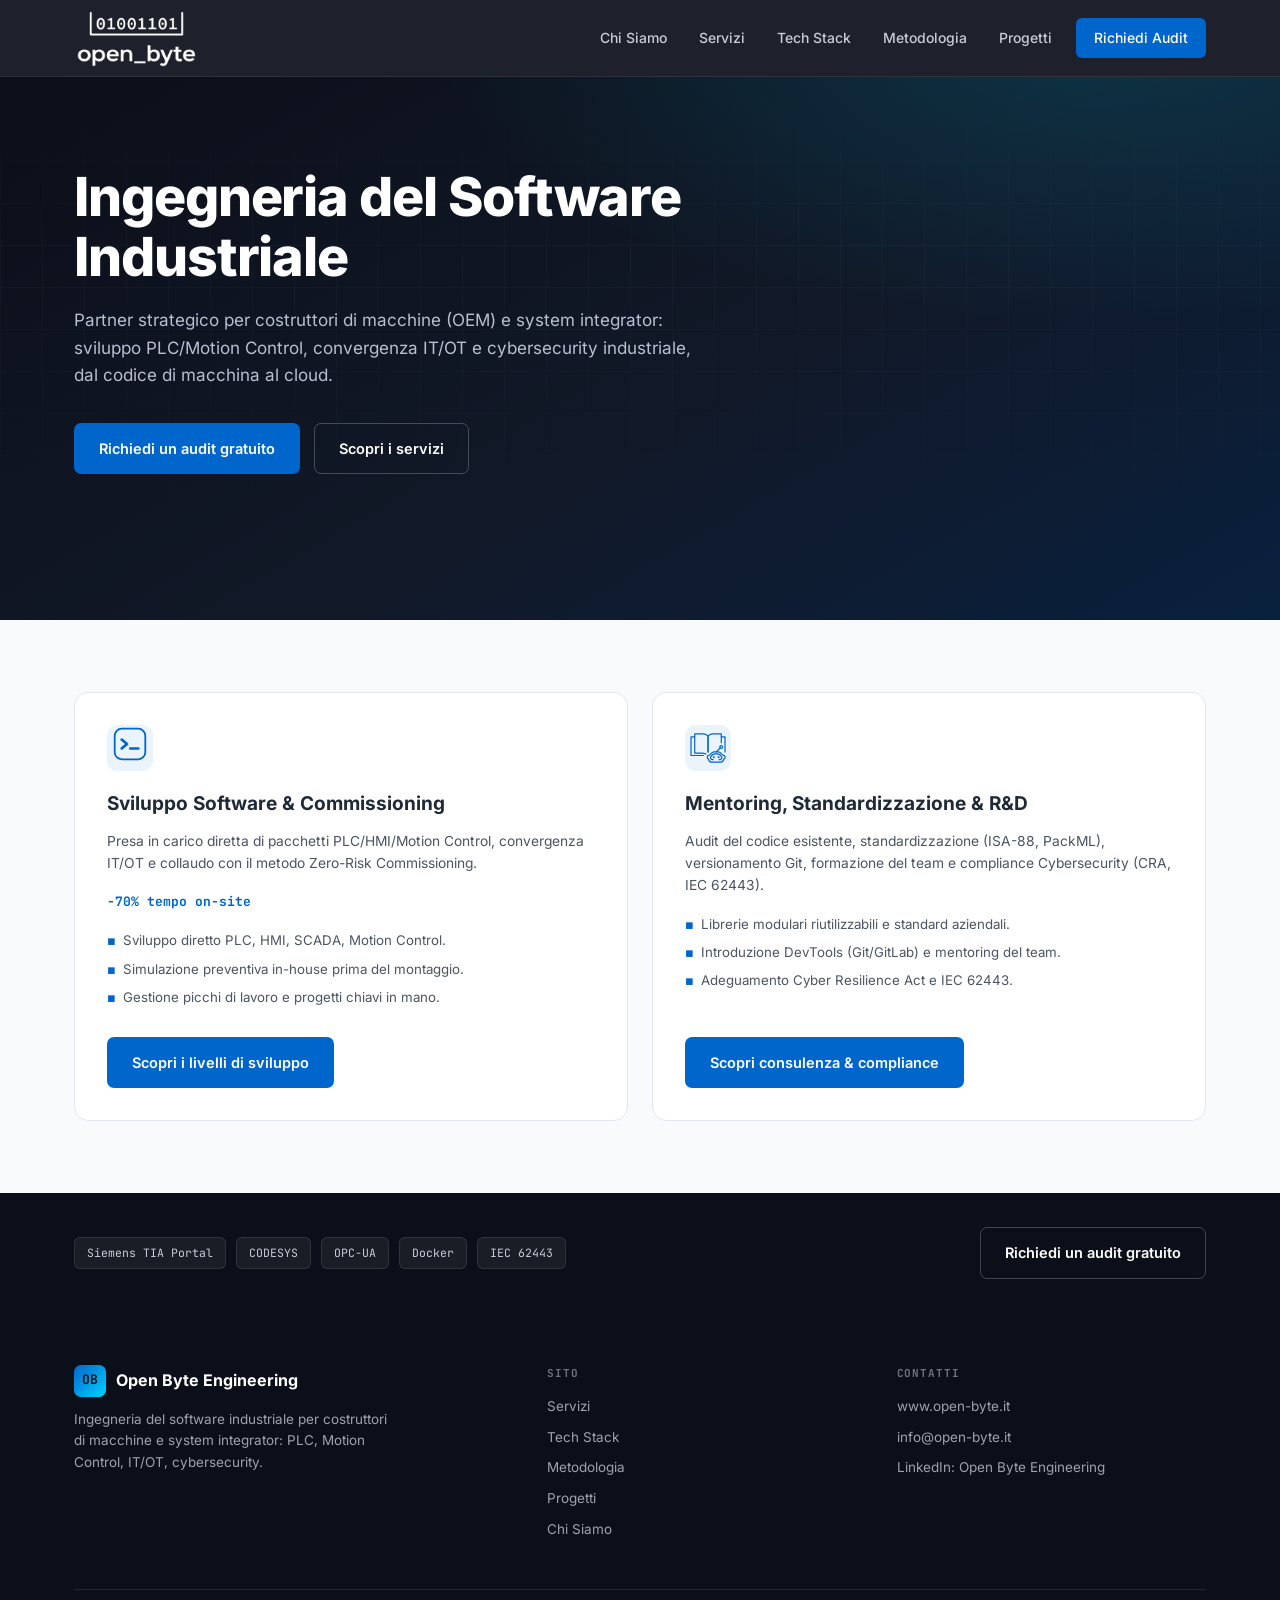
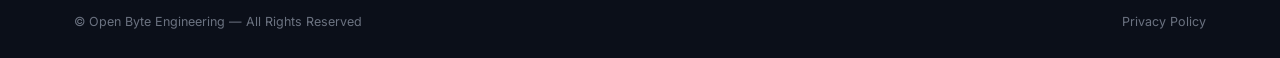
<file: index.html>
<!DOCTYPE html>
<html lang="it">
<head>
<meta charset="UTF-8">
<meta name="viewport" content="width=device-width, initial-scale=1.0">
<title>Open Byte Engineering | Ingegneria del Software Industriale</title>
<meta name="description" content="Partner strategico per costruttori di macchine (OEM) e system integrator: sviluppo PLC/Motion Control, convergenza IT/OT, standardizzazione e cybersecurity industriale (Cyber Resilience Act).">
<link rel="stylesheet" href="style.css">
<link rel="icon" href="favicon.ico" sizes="any">
<link rel="icon" type="image/png" sizes="32x32" href="favicon-32.png">
<link rel="icon" type="image/png" sizes="16x16" href="favicon-16.png">
<link rel="apple-touch-icon" href="apple-touch-icon.png">
</head>
<body>
<a href="#main" class="skip-link">Vai al contenuto</a>

<header class="site-header">
  <nav class="nav wrap">
    <a href="index.html" class="brand">
      <img src="logo.png" alt="Open Byte Engineering" class="brand-logo-white">
    </a>
    <button class="nav-toggle" aria-label="Apri menu" aria-expanded="false">☰</button>
    <div class="nav-links">
      <a href="chi-siamo.html">Chi Siamo</a>
      <a href="servizi.html">Servizi</a>
      <a href="tech-stack.html">Tech Stack</a>
      <a href="metodologia.html">Metodologia</a>
      <a href="portfolio.html">Progetti</a>
      <a href="contatti.html" class="nav-cta">Richiedi Audit</a>
    </div>
  </nav>
</header>

<main id="main">
  <section class="hero">
    <div class="wrap">
      <div class="hero-inner">
        <h1>Ingegneria del Software Industriale</h1>
        <p class="lead">Partner strategico per costruttori di macchine (OEM) e system integrator: sviluppo PLC/Motion Control, convergenza IT/OT e cybersecurity industriale, dal codice di macchina al cloud.</p>
        <div class="hero-actions">
          <a href="contatti.html" class="btn btn-primary">Richiedi un audit gratuito</a>
          <a href="servizi.html" class="btn btn-ghost">Scopri i servizi</a>
        </div>
      </div>
    </div>
  </section>

  <section>
    <div class="wrap">
      <div class="split-cards">
        <div class="split-card">
          <div class="split-icon">
            <svg width="40" height="45" viewBox="0 0 40 50" fill="currentColor">
              <path d="M29.15,2H10.85A8.86,8.86,0,0,0,2,10.85v18.3A8.86,8.86,0,0,0,10.85,38h18.3A8.86,8.86,0,0,0,38,29.15V10.85A8.86,8.86,0,0,0,29.15,2ZM36,29.15A6.85,6.85,0,0,1,29.15,36H10.85A6.85,6.85,0,0,1,4,29.15V10.85A6.85,6.85,0,0,1,10.85,4h18.3A6.85,6.85,0,0,1,36,10.85Z"/>
              <path d="M18.24,19.86a1.48,1.48,0,0,0-.56-1l-6-5a1.5,1.5,0,0,0-1.92,2.3L14.41,20,9.79,23.85a1.5,1.5,0,0,0,1.92,2.3l6-5A1.54,1.54,0,0,0,18.24,19.86Z"/>
              <path d="M29.25,23.5h-9a1.5,1.5,0,0,0,0,3h9a1.5,1.5,0,0,0,0-3Z"/>
            </svg>
          </div>
          <h3>Sviluppo Software & Commissioning</h3>
          <p class="split-desc">Presa in carico diretta di pacchetti PLC/HMI/Motion Control, convergenza IT/OT e collaudo con il metodo Zero-Risk Commissioning.</p>
          <div class="split-metric">-70% tempo on-site</div>
          <ul class="tech-list">
            <li>Sviluppo diretto PLC, HMI, SCADA, Motion Control.</li>
            <li>Simulazione preventiva in-house prima del montaggio.</li>
            <li>Gestione picchi di lavoro e progetti chiavi in mano.</li>
          </ul>
          <a href="servizi.html" class="btn btn-primary">Scopri i livelli di sviluppo</a>
        </div>

        <div class="split-card">
          <div class="split-icon">
            <svg width="40" height="44" viewBox="0 0 100 100" fill="currentColor">
              <path d="m81.34 86.809h-21.809c-6.9102 0-8.9297-5.7812-9.4805-8.2383-1.7578-0.28125-3.0469-1.793-3.0508-3.5703v-4c0.003906-1.9961 1.625-3.6094 3.6211-3.6094 0.95703-0.003906 1.8789-0.38281 2.5586-1.0625l4-4c2.6328-2.6406 6.2109-4.125 9.9414-4.1172h6.6797c3.75-0.023438 7.3516 1.4609 10 4.1172l4 4c0.68359 0.67969 1.6055 1.0625 2.5703 1.0625 1.9609 0.042969 3.5312 1.6445 3.5273 3.6094v4c-0.003907 1.7891-1.3125 3.3047-3.0781 3.5703-0.53906 2.4297-2.5703 8.2383-9.4805 8.2383zm-14.27-25.629c-2.9336-0.007813-5.75 1.1602-7.8203 3.2422l-4 4c-1.2383 1.2422-2.9219 1.9414-4.6797 1.9375-0.33203 0.023437-0.58594 0.30859-0.57031 0.64062v4c0 0.16406 0.066406 0.32031 0.18359 0.43359 0.11328 0.11719 0.27344 0.17969 0.4375 0.17578 1.1367-0.003906 2.1094 0.8125 2.3086 1.9297 0.42187 2.3398 1.8398 6.2695 6.6289 6.2695h21.781c4.7891 0 6.2109-3.9297 6.6289-6.2695 0.19922-1.1211 1.1797-1.9375 2.3203-1.9297 0.16406 0 0.31641-0.0625 0.43359-0.17969 0.11328-0.11328 0.17578-0.26953 0.17578-0.42969v-4c0-0.33594-0.27344-0.60938-0.60938-0.60938-1.7656-0.007813-3.457-0.72656-4.6875-1.9922l-4-4c-2.0703-2.0781-4.8867-3.2461-7.8203-3.2383z"/>
              <path d="m80.52 80.551h-2.5195c-0.82812 0-1.5-0.67188-1.5-1.5s0.67188-1.5 1.5-1.5h2.1484l1.1602-0.55078c1.1445-0.5625 1.8711-1.7266 1.8711-3-0.003907-0.89062-0.36328-1.7383-1-2.3594l-2.5-2.4883v-0.003906c-1.8516-1.8633-4.3711-2.9102-7-2.9102h-4.5078c-2.6289 0-5.1484 1.0469-7 2.9102l-2.5 2.4883v0.003906c-0.63672 0.62109-1 1.4688-1 2.3594 0 1.2734 0.72656 2.4375 1.8672 3l1.1406 0.55859h2.1484c0.83203 0 1.5 0.67188 1.5 1.5s-0.66797 1.5-1.5 1.5h-2.4688c-0.22656 0.003906-0.45312-0.046875-0.66016-0.14844l-1.4609-0.71094c-1.8359-0.90234-3.125-2.6328-3.4609-4.6523-0.33984-2.0195 0.32031-4.0781 1.7617-5.5273l2.4609-2.5195c2.4141-2.4336 5.7031-3.7969 9.1289-3.7891h4.5703c3.4297-0.007813 6.7148 1.3555 9.1289 3.7891l2.5 2.4883c1.1992 1.1953 1.8672 2.8203 1.8516 4.5117-0.007813 2.418-1.3828 4.625-3.5508 5.6992l-1.4609 0.71094h0.003906c-0.20312 0.09375-0.42578 0.14453-0.65234 0.14062z"/>
              <path d="m65.469 72.91c0 1.3594-2.0391 1.3594-2.0391 0s2.0391-1.3594 2.0391 0z"/>
              <path d="m64.449 75.43c-1.0156-0.011719-1.9258-0.63281-2.3047-1.5742-0.38281-0.94531-0.16016-2.0234 0.5625-2.7383 0.72656-0.71484 1.8047-0.92578 2.7422-0.53125 0.94141 0.39062 1.5508 1.3086 1.5508 2.3242 0 0.67188-0.26953 1.3203-0.75 1.793-0.47656 0.47266-1.125 0.73438-1.8008 0.72656zm0-3c-0.26172 0.003906-0.47266 0.21875-0.48047 0.48047 0 0.26562 0.21484 0.48047 0.48047 0.48047 0.12891 0.003906 0.25391-0.046875 0.34375-0.13672 0.089843-0.09375 0.14062-0.21484 0.13672-0.34375 0-0.12891-0.050782-0.25-0.14063-0.33984-0.089843-0.089843-0.21094-0.14062-0.33984-0.14062z"/>
              <path d="m77.441 72.91c0 1.3594-2.043 1.3594-2.043 0s2.043-1.3594 2.043 0z"/>
              <path d="m76.422 75.43c-1.0195 0-1.9414-0.61328-2.3281-1.5547-0.39062-0.94141-0.17578-2.0273 0.54297-2.7461 0.72266-0.72266 1.8047-0.9375 2.7461-0.54688 0.94141 0.39062 1.5586 1.3086 1.5586 2.3281 0 1.3906-1.1289 2.5195-2.5195 2.5195zm0-3c-0.26562 0.003906-0.47656 0.21875-0.48047 0.48047 0 0.27734 0.22266 0.5 0.5 0.5 0.27344 0 0.5-0.22266 0.5-0.5-0.003906-0.13281-0.0625-0.26172-0.16016-0.35156s-0.22656-0.13672-0.35938-0.12891z"/>
              <path d="m83 52.379c-1.9727 0-3.7539-1.1875-4.5078-3.0117-0.75781-1.8242-0.33984-3.9219 1.0586-5.3164 1.3945-1.3984 3.4922-1.8164 5.3164-1.0586 1.8242 0.75391 3.0117 2.5352 3.0117 4.5078-0.003906 2.6914-2.1875 4.875-4.8789 4.8789zm0-6.7617v0.003906c-0.76172 0-1.4453 0.45703-1.7383 1.1602-0.28906 0.70312-0.12891 1.5117 0.41016 2.0469 0.53516 0.53906 1.3438 0.69922 2.0469 0.41016 0.70312-0.29297 1.1602-0.97656 1.1602-1.7383 0-0.5-0.19531-0.97656-0.55078-1.3281-0.35156-0.35547-0.82812-0.55078-1.3281-0.55078z"/>
              <path d="m44.859 66.219c-0.17188 0-0.33984-0.03125-0.5-0.089844l-2.0703-0.73047c-2.4492-0.87109-5.0273-1.3164-7.6289-1.3203h-17.879c-0.82812 0-1.5-0.66797-1.5-1.5v-47.887c0-0.82812 0.67188-1.5 1.5-1.5h21.938c2.3359-0.003906 4.6211 0.67188 6.582 1.9375l5.5195 3.5703c0.4375 0.28516 0.69531 0.77734 0.67969 1.3008v40c0 0.82812-0.67188 1.5-1.5 1.5s-1.5-0.67188-1.5-1.5v-39.23l-4.8281-3.1211c-1.4922-0.96094-3.2305-1.4648-5-1.457h-20.391v44.887h16.379c2.9414 0 5.8594 0.50391 8.6289 1.4922l2.0703 0.73047c0.69922 0.23828 1.1211 0.94531 0.99609 1.6719-0.125 0.72656-0.75781 1.2539-1.4961 1.2461z"/>
              <path d="m38.59 70.23h-31.09c-0.82812 0-1.5-0.67188-1.5-1.5v-46.73c0-0.82812 0.67188-1.5 1.5-1.5h9.2812c0.82812 0 1.5 0.67188 1.5 1.5s-0.67188 1.5-1.5 1.5h-7.7812v43.73h29.59c0.82812 0 1.5 0.67188 1.5 1.5s-0.67188 1.5-1.5 1.5z"/>
              <path d="m50 61.422c-0.82812 0-1.5-0.67188-1.5-1.5v-39.922c0-0.51172 0.26172-0.98438 0.69141-1.2617l5.5195-3.5703v0.003906c1.9609-1.2695 4.2461-1.9414 6.5781-1.9414h21.93c0.82812 0 1.5 0.67188 1.5 1.5v22.27c0 0.82812-0.67188 1.5-1.5 1.5s-1.5-0.67188-1.5-1.5v-20.809h-20.43c-1.7539 0-3.4727 0.50781-4.9492 1.457l-4.8398 3.1328v39.141c0 0.82812-0.67188 1.5-1.5 1.5z"/>
              <path d="m92.5 61.422c-0.82812 0-1.5-0.67188-1.5-1.5v-36.461h-7.7812c-0.82812 0-1.5-0.67188-1.5-1.5 0-0.82813 0.67188-1.5 1.5-1.5h9.2812c0.40625 0 0.79297 0.16406 1.0742 0.45312 0.28516 0.28906 0.4375 0.67969 0.42578 1.0859v38c-0.042969 0.79688-0.70312 1.4219-1.5 1.4219z"/>
              <path d="m70.441 61.18c-0.41797 0.003906-0.82031-0.17188-1.1016-0.48047-0.27344-0.28906-0.41797-0.67578-0.40234-1.0742s0.1875-0.77734 0.48438-1.0469l10.348-9.5781c0.27734-0.33203 0.6875-0.52734 1.1211-0.53516 0.42969-0.007813 0.84766 0.17188 1.1367 0.49219 0.29297 0.32031 0.42969 0.75 0.37891 1.1797-0.046875 0.42969-0.28125 0.81641-0.63672 1.0625l-10.309 9.582c-0.28125 0.25391-0.64453 0.39453-1.0195 0.39844z"/>
            </svg>
          </div>
          <h3>Mentoring, Standardizzazione & R&D</h3>
          <p class="split-desc">Audit del codice esistente, standardizzazione (ISA-88, PackML), versionamento Git, formazione del team e compliance Cybersecurity (CRA, IEC 62443).</p>
          <ul class="tech-list">
            <li>Librerie modulari riutilizzabili e standard aziendali.</li>
            <li>Introduzione DevTools (Git/GitLab) e mentoring del team.</li>
            <li>Adeguamento Cyber Resilience Act e IEC 62443.</li>
          </ul>
          <a href="servizi.html" class="btn btn-primary">Scopri consulenza & compliance</a>
        </div>
      </div>
    </div>
  </section>

  <section class="trust-bar">
    <div class="wrap">
      <div class="trust-bar-inner">
        <div class="trust-bar-tags">
          <span>Siemens TIA Portal</span>
          <span>CODESYS</span>
          <span>OPC-UA</span>
          <span>Docker</span>
          <span>IEC 62443</span>
        </div>
        <a href="contatti.html" class="btn btn-ghost">Richiedi un audit gratuito</a>
      </div>
    </div>
  </section>
</main>

<footer class="site-footer">
  <div class="wrap">
    <div class="footer-grid">
      <div class="footer-col">
        <div class="footer-brand"><span class="brand-mark">OB</span>Open Byte Engineering</div>
        <p>Ingegneria del software industriale per costruttori di macchine e system integrator: PLC, Motion Control, IT/OT, cybersecurity.</p>
      </div>
      <div class="footer-col">
        <h5>Sito</h5>
        <ul>
          <li><a href="servizi.html">Servizi</a></li>
          <li><a href="tech-stack.html">Tech Stack</a></li>
          <li><a href="metodologia.html">Metodologia</a></li>
          <li><a href="portfolio.html">Progetti</a></li>
          <li><a href="chi-siamo.html">Chi Siamo</a></li>
        </ul>
      </div>
      <div class="footer-col">
        <h5>Contatti</h5>
        <ul>
          <li>www.open-byte.it</li>
          <li>info@open-byte.it</li>
          <li>LinkedIn: Open Byte Engineering</li>
        </ul>
      </div>
    </div>
    <div class="footer-bottom">
      <span>© Open Byte Engineering — All Rights Reserved</span>
      <span><a href="privacy.html" style="color:#6B7280;">Privacy Policy</a></span>
    </div>
  </div>
</footer>

<script src="script.js"></script>
</body>
</html>
</file>
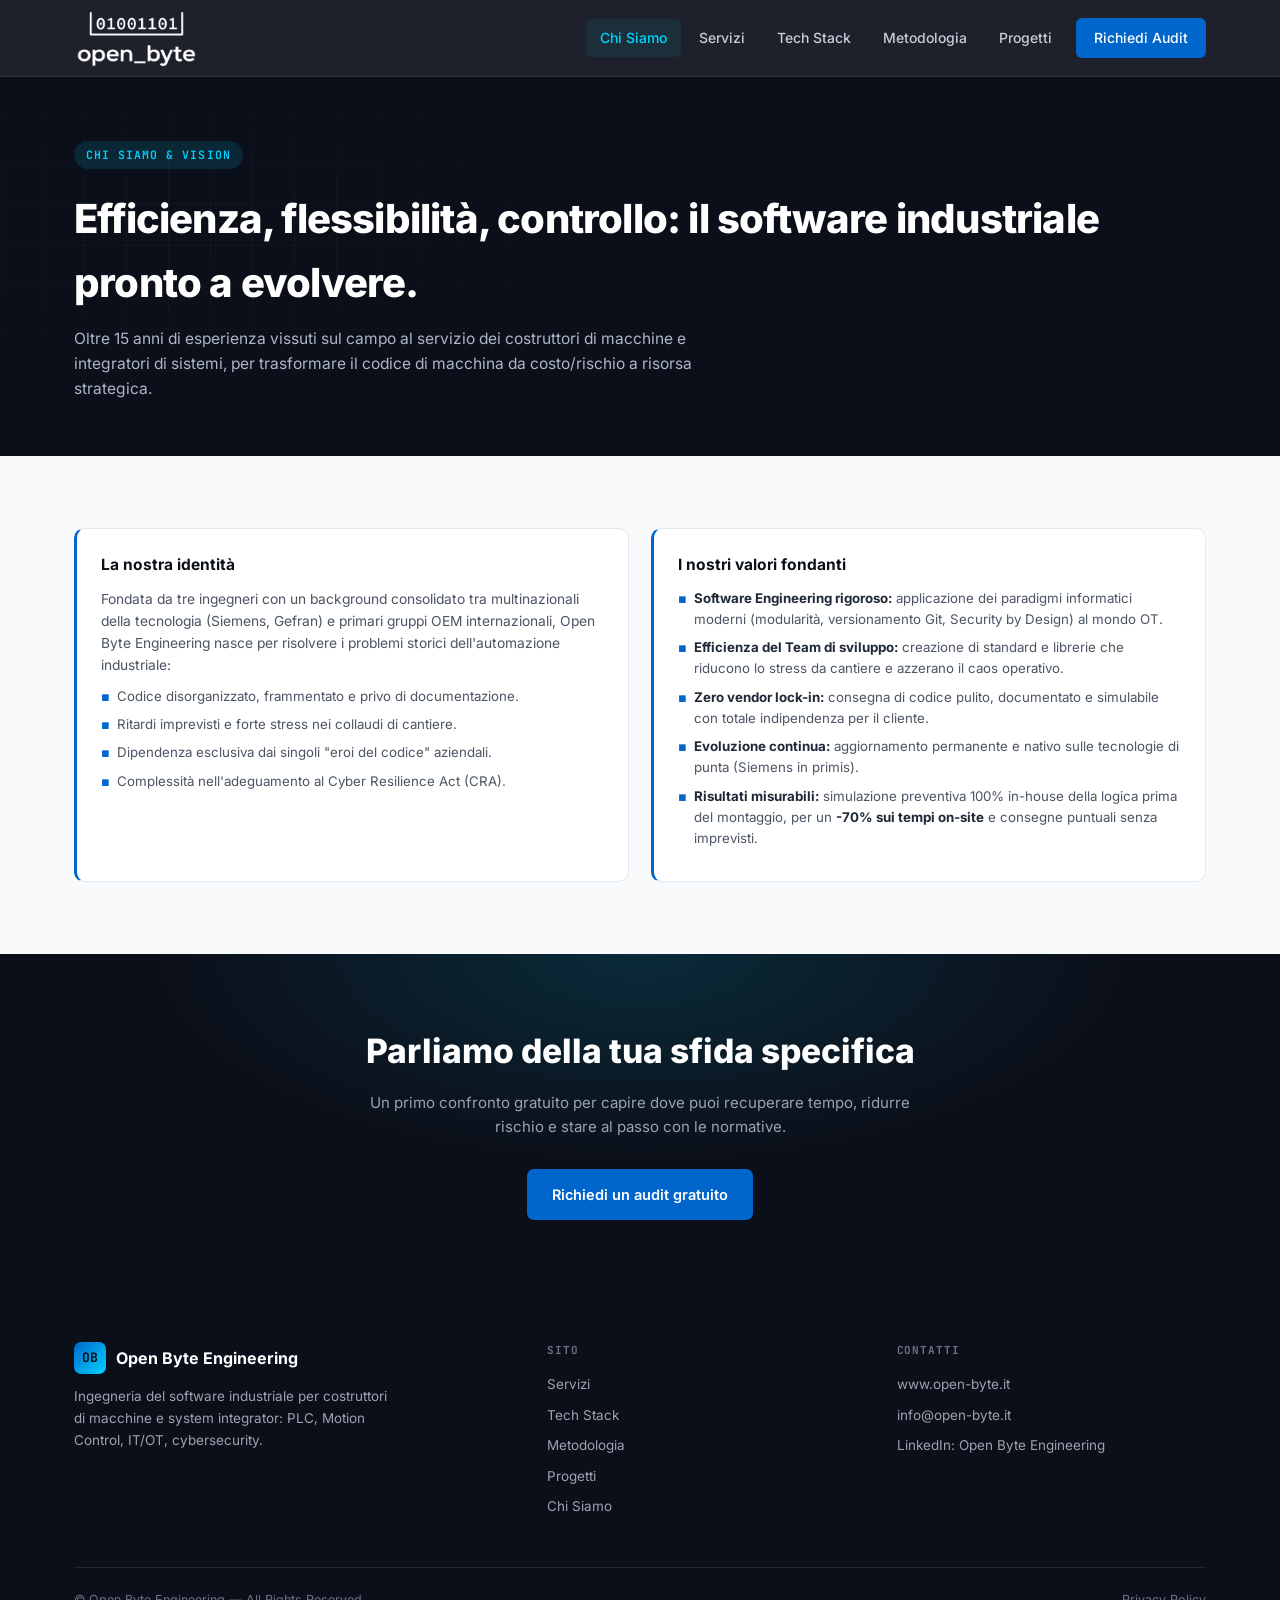
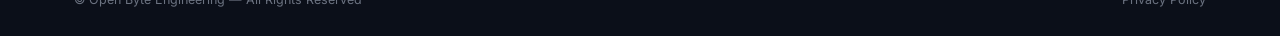
<file: chi-siamo.html>
<!DOCTYPE html>
<html lang="it">
<head>
<meta charset="UTF-8">
<meta name="viewport" content="width=device-width, initial-scale=1.0">
<title>Azienda | Open Byte Engineering</title>
<meta name="description" content="Identità e valori di Open Byte Engineering: chi siamo, il nostro metodo e i risultati misurabili per costruttori di macchine e system integrator.">
<link rel="stylesheet" href="style.css">
<link rel="icon" href="favicon.ico" sizes="any">
<link rel="icon" type="image/png" sizes="32x32" href="favicon-32.png">
<link rel="icon" type="image/png" sizes="16x16" href="favicon-16.png">
<link rel="apple-touch-icon" href="apple-touch-icon.png">
</head>
<body>
<a href="#main" class="skip-link">Vai al contenuto</a>

<header class="site-header">
  <nav class="nav wrap">
    <a href="index.html" class="brand">
      <img src="logo.png" alt="Open Byte Engineering" class="brand-logo-white">
    </a>
    <button class="nav-toggle" aria-label="Apri menu" aria-expanded="false">☰</button>
    <div class="nav-links">
      <a href="chi-siamo.html" class="active">Chi Siamo</a>
      <a href="servizi.html">Servizi</a>
      <a href="tech-stack.html">Tech Stack</a>
      <a href="metodologia.html">Metodologia</a>
      <a href="portfolio.html">Progetti</a>
      <a href="contatti.html" class="nav-cta">Richiedi Audit</a>
    </div>
  </nav>
</header>

<main id="main">
  <div class="page-hero">
    <div class="wrap">
      <span class="eyebrow on-dark">Chi Siamo & Vision</span>
      <h1>Efficienza, flessibilità, controllo: il software industriale pronto a evolvere.</h1>
      <p>Oltre 15 anni di esperienza vissuti sul campo al servizio dei costruttori di macchine e integratori di sistemi, per trasformare il codice di macchina da costo/rischio a risorsa strategica.</p>
    </div>
  </div>

  <section>
    <div class="wrap">
      <div class="grid-2">
        <div class="card card-accent">
          <h3>La nostra identità</h3>
          <p>Fondata da tre ingegneri con un background consolidato tra multinazionali della tecnologia (Siemens, Gefran) e primari gruppi OEM internazionali, Open Byte Engineering nasce per risolvere i problemi storici dell'automazione industriale:</p>
          <ul class="tech-list">
            <li>Codice disorganizzato, frammentato e privo di documentazione.</li>
            <li>Ritardi imprevisti e forte stress nei collaudi di cantiere.</li>
            <li>Dipendenza esclusiva dai singoli "eroi del codice" aziendali.</li>
            <li>Complessità nell'adeguamento al Cyber Resilience Act (CRA).</li>
          </ul>
        </div>
        <div class="card card-accent">
          <h3>I nostri valori fondanti</h3>
          <ul class="tech-list" style="margin-top:5px;">
            <li><strong>Software Engineering rigoroso:</strong> applicazione dei paradigmi informatici moderni (modularità, versionamento Git, Security by Design) al mondo OT.</li>
            <li><strong>Efficienza del Team di sviluppo:</strong> creazione di standard e librerie che riducono lo stress da cantiere e azzerano il caos operativo.</li>
            <li><strong>Zero vendor lock-in:</strong> consegna di codice pulito, documentato e simulabile con totale indipendenza per il cliente.</li>
            <li><strong>Evoluzione continua:</strong> aggiornamento permanente e nativo sulle tecnologie di punta (Siemens in primis).</li>
            <li><strong>Risultati misurabili:</strong> simulazione preventiva 100% in-house della logica prima del montaggio, per un <strong>-70% sui tempi on-site</strong> e consegne puntuali senza imprevisti.</li>
          </ul>
        </div>
      </div>
    </div>
  </section>

  <section class="cta-band">
    <div class="wrap">
      <h2>Parliamo della tua sfida specifica</h2>
      <p>Un primo confronto gratuito per capire dove puoi recuperare tempo, ridurre rischio e stare al passo con le normative.</p>
      <div class="hero-actions">
        <a href="contatti.html" class="btn btn-primary">Richiedi un audit gratuito</a>
      </div>
    </div>
  </section>
</main>

<footer class="site-footer">
  <div class="wrap">
    <div class="footer-grid">
      <div class="footer-col">
        <div class="footer-brand"><span class="brand-mark">OB</span>Open Byte Engineering</div>
        <p>Ingegneria del software industriale per costruttori di macchine e system integrator: PLC, Motion Control, IT/OT, cybersecurity.</p>
      </div>
      <div class="footer-col">
        <h5>Sito</h5>
        <ul>
          <li><a href="servizi.html">Servizi</a></li>
          <li><a href="tech-stack.html">Tech Stack</a></li>
          <li><a href="metodologia.html">Metodologia</a></li>
          <li><a href="portfolio.html">Progetti</a></li>
          <li><a href="chi-siamo.html">Chi Siamo</a></li>
        </ul>
      </div>
      <div class="footer-col">
        <h5>Contatti</h5>
        <ul>
          <li>www.open-byte.it</li>
          <li>info@open-byte.it</li>
          <li>LinkedIn: Open Byte Engineering</li>
        </ul>
      </div>
    </div>
    <div class="footer-bottom">
      <span>© Open Byte Engineering — All Rights Reserved</span>
      <span><a href="privacy.html" style="color:#6B7280;">Privacy Policy</a></span>
    </div>
  </div>
</footer>

<script src="script.js"></script>
</body>
</html>
</file>
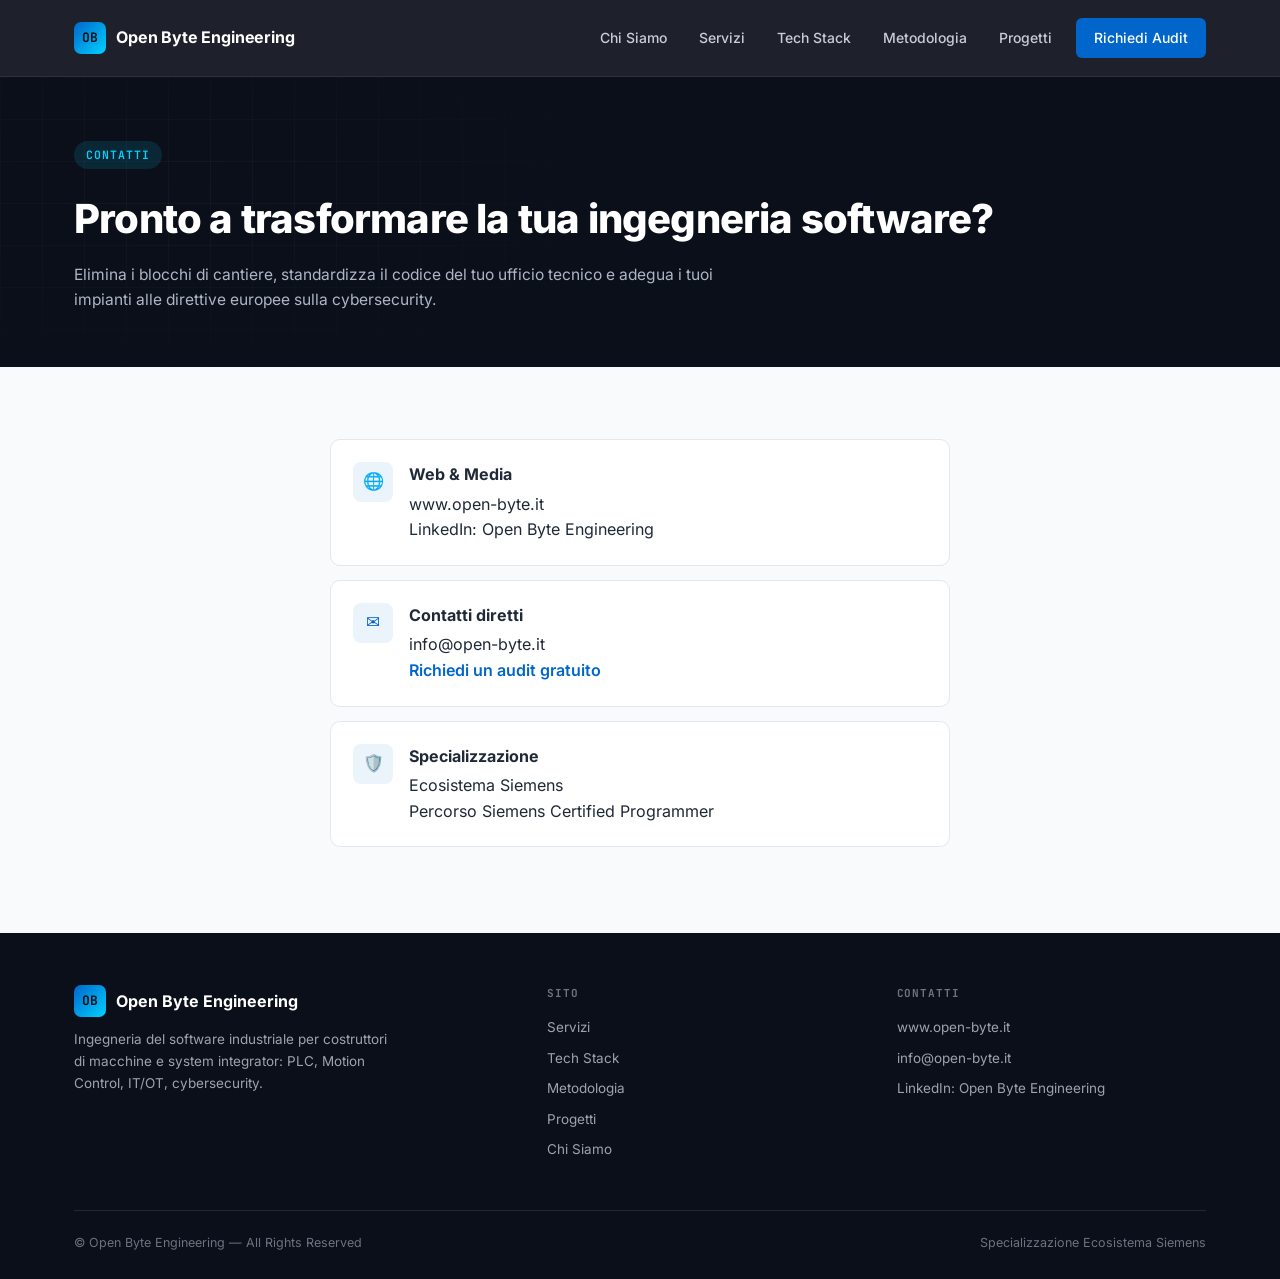
<file: contatti.html>
<!DOCTYPE html>
<html lang="it">
<head>
<meta charset="UTF-8">
<meta name="viewport" content="width=device-width, initial-scale=1.0">
<title>Contatti | Open Byte Engineering</title>
<meta name="description" content="Contatta Open Byte Engineering: richiedi un audit gratuito del tuo codice PLC/HMI o parlaci del tuo progetto di automazione.">
<link rel="stylesheet" href="style.css">
<link rel="icon" href="favicon.ico" sizes="any">
<link rel="icon" type="image/png" sizes="32x32" href="favicon-32.png">
<link rel="icon" type="image/png" sizes="16x16" href="favicon-16.png">
<link rel="apple-touch-icon" href="apple-touch-icon.png">
</head>
<body>
<a href="#main" class="skip-link">Vai al contenuto</a>

<header class="site-header">
  <nav class="nav wrap">
    <a href="index.html" class="brand"><span class="brand-mark">OB</span>Open Byte Engineering</a>
    <button class="nav-toggle" aria-label="Apri menu" aria-expanded="false">☰</button>
    <div class="nav-links">
      <a href="chi-siamo.html">Chi Siamo</a>
      <a href="servizi.html">Servizi</a>
      <a href="tech-stack.html">Tech Stack</a>
      <a href="metodologia.html">Metodologia</a>
      <a href="portfolio.html">Progetti</a>
      <a href="contatti.html" class="nav-cta">Richiedi Audit</a>
    </div>
  </nav>
</header>

<main id="main">
  <div class="page-hero">
    <div class="wrap">
      <span class="eyebrow on-dark">Contatti</span>
      <h1>Pronto a trasformare la tua ingegneria software?</h1>
      <p>Elimina i blocchi di cantiere, standardizza il codice del tuo ufficio tecnico e adegua i tuoi impianti alle direttive europee sulla cybersecurity.</p>
    </div>
  </div>

  <section>
    <div class="wrap">
      <div class="contact-grid">
        <div>
          <div class="contact-card">
            <div class="contact-icon">🌐</div>
            <div>
              <h4>Web & Media</h4>
              <p>www.open-byte.it<br>LinkedIn: Open Byte Engineering</p>
            </div>
          </div>
          <div class="contact-card">
            <div class="contact-icon">✉️</div>
            <div>
              <h4>Contatti diretti</h4>
              <p>info@open-byte.it<br><a class="link" href="mailto:info@open-byte.it">Richiedi un audit gratuito</a></p>
            </div>
          </div>
          <div class="contact-card">
            <div class="contact-icon">🛡️</div>
            <div>
              <h4>Specializzazione</h4>
              <p>Ecosistema Siemens<br>Percorso Siemens Certified Programmer</p>
            </div>
          </div>
        </div>
      </div>
    </div>
  </section>
</main>

<footer class="site-footer">
  <div class="wrap">
    <div class="footer-grid">
      <div class="footer-col">
        <div class="footer-brand"><span class="brand-mark">OB</span>Open Byte Engineering</div>
        <p>Ingegneria del software industriale per costruttori di macchine e system integrator: PLC, Motion Control, IT/OT, cybersecurity.</p>
      </div>
      <div class="footer-col">
        <h5>Sito</h5>
        <ul>
          <li><a href="servizi.html">Servizi</a></li>
          <li><a href="tech-stack.html">Tech Stack</a></li>
          <li><a href="metodologia.html">Metodologia</a></li>
          <li><a href="portfolio.html">Progetti</a></li>
          <li><a href="chi-siamo.html">Chi Siamo</a></li>
        </ul>
      </div>
      <div class="footer-col">
        <h5>Contatti</h5>
        <ul>
          <li>www.open-byte.it</li>
          <li>info@open-byte.it</li>
          <li>LinkedIn: Open Byte Engineering</li>
        </ul>
      </div>
    </div>
    <div class="footer-bottom">
      <span>© Open Byte Engineering — All Rights Reserved</span>
      <span>Specializzazione Ecosistema Siemens</span>
    </div>
  </div>
</footer>

<script src="script.js"></script>
</body>
</html>
</file>
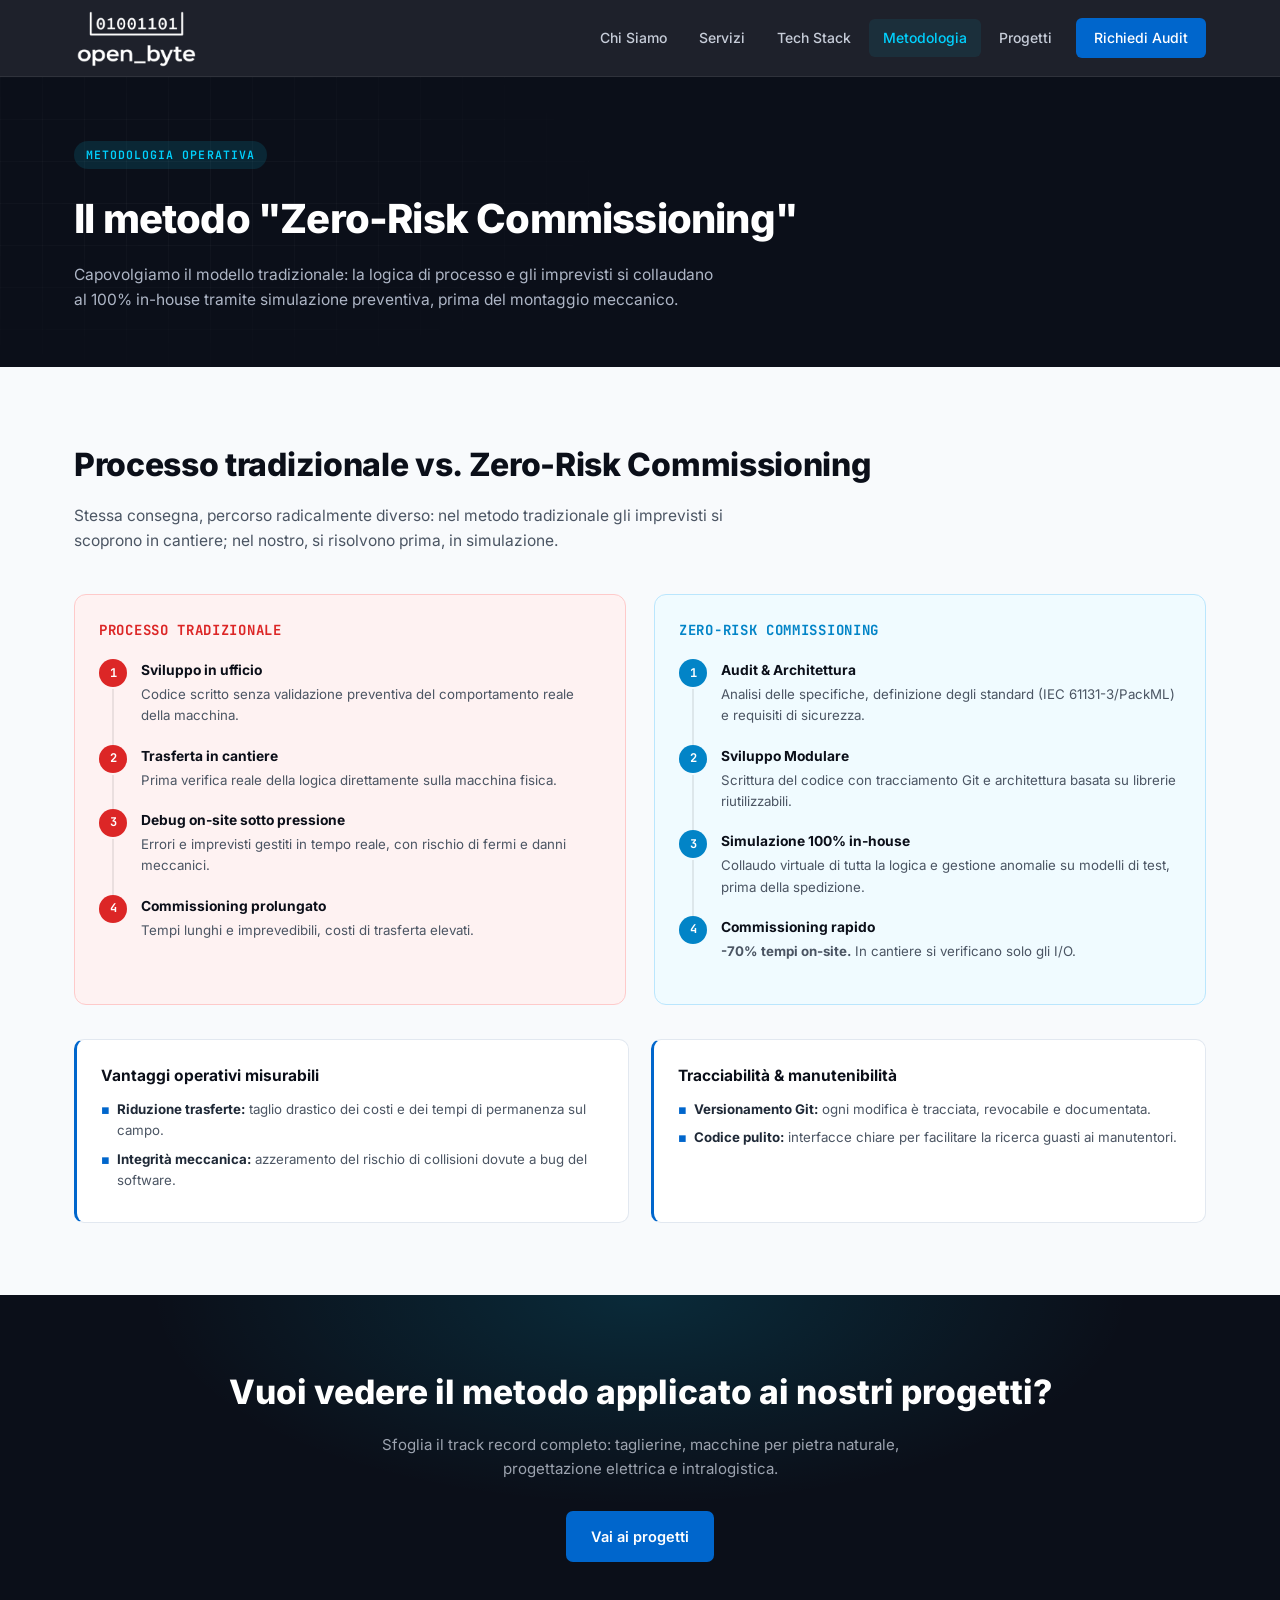
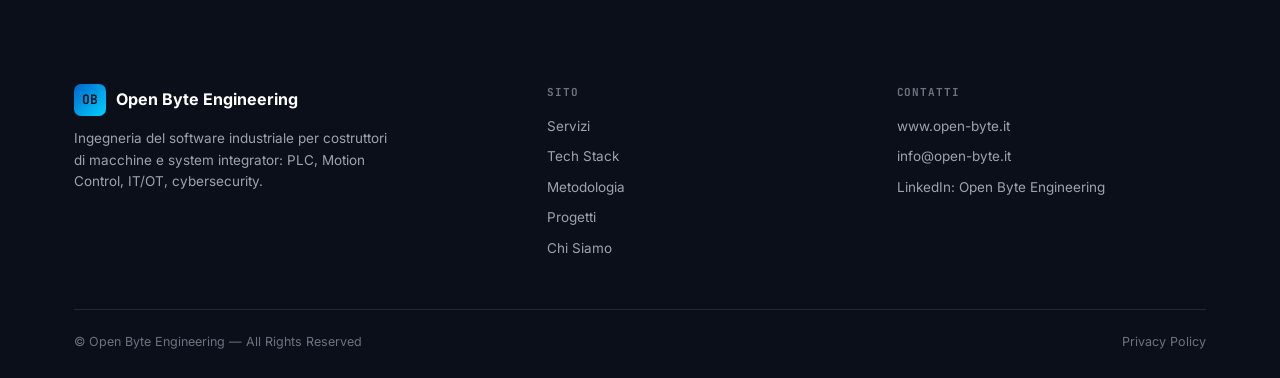
<file: metodologia.html>
<!DOCTYPE html>
<html lang="it">
<head>
<meta charset="UTF-8">
<meta name="viewport" content="width=device-width, initial-scale=1.0">
<title>Metodologia | Open Byte Engineering</title>
<meta name="description" content="Il metodo Zero-Risk Commissioning di Open Byte Engineering a confronto con il processo tradizionale: simulazione preventiva in-house per ridurre del 70% i tempi di collaudo on-site.">
<link rel="stylesheet" href="style.css">
<link rel="icon" href="favicon.ico" sizes="any">
<link rel="icon" type="image/png" sizes="32x32" href="favicon-32.png">
<link rel="icon" type="image/png" sizes="16x16" href="favicon-16.png">
<link rel="apple-touch-icon" href="apple-touch-icon.png">
</head>
<body>
<a href="#main" class="skip-link">Vai al contenuto</a>

<header class="site-header">
  <nav class="nav wrap">
    <a href="index.html" class="brand">
      <img src="logo.png" alt="Open Byte Engineering" class="brand-logo-white">
    </a>
    <button class="nav-toggle" aria-label="Apri menu" aria-expanded="false">☰</button>
    <div class="nav-links">
      <a href="chi-siamo.html">Chi Siamo</a>
      <a href="servizi.html">Servizi</a>
      <a href="tech-stack.html">Tech Stack</a>
      <a href="metodologia.html" class="active">Metodologia</a>
      <a href="portfolio.html">Progetti</a>
      <a href="contatti.html" class="nav-cta">Richiedi Audit</a>
    </div>
  </nav>
</header>

<main id="main">
  <div class="page-hero">
    <div class="wrap">
      <span class="eyebrow on-dark">Metodologia operativa</span>
      <h1>Il metodo "Zero-Risk Commissioning"</h1>
      <p>Capovolgiamo il modello tradizionale: la logica di processo e gli imprevisti si collaudano al 100% in-house tramite simulazione preventiva, prima del montaggio meccanico.</p>
    </div>
  </div>

  <section>
    <div class="wrap">
      <h2 class="section-title">Processo tradizionale vs. Zero-Risk Commissioning</h2>
      <p class="section-lead">Stessa consegna, percorso radicalmente diverso: nel metodo tradizionale gli imprevisti si scoprono in cantiere; nel nostro, si risolvono prima, in simulazione.</p>

      <div class="timeline-compare">
        <div class="timeline-col traditional">
          <h4>Processo tradizionale</h4>
          <div class="timeline-step">
            <div class="timeline-dot">1</div>
            <div class="timeline-step-body">
              <h5>Sviluppo in ufficio</h5>
              <p>Codice scritto senza validazione preventiva del comportamento reale della macchina.</p>
            </div>
          </div>
          <div class="timeline-step">
            <div class="timeline-dot">2</div>
            <div class="timeline-step-body">
              <h5>Trasferta in cantiere</h5>
              <p>Prima verifica reale della logica direttamente sulla macchina fisica.</p>
            </div>
          </div>
          <div class="timeline-step">
            <div class="timeline-dot">3</div>
            <div class="timeline-step-body">
              <h5>Debug on-site sotto pressione</h5>
              <p>Errori e imprevisti gestiti in tempo reale, con rischio di fermi e danni meccanici.</p>
            </div>
          </div>
          <div class="timeline-step">
            <div class="timeline-dot">4</div>
            <div class="timeline-step-body">
              <h5>Commissioning prolungato</h5>
              <p>Tempi lunghi e imprevedibili, costi di trasferta elevati.</p>
            </div>
          </div>
        </div>

        <div class="timeline-col zerorisk">
          <h4>Zero-Risk Commissioning</h4>
          <div class="timeline-step">
            <div class="timeline-dot">1</div>
            <div class="timeline-step-body">
              <h5>Audit & Architettura</h5>
              <p>Analisi delle specifiche, definizione degli standard (IEC 61131-3/PackML) e requisiti di sicurezza.</p>
            </div>
          </div>
          <div class="timeline-step">
            <div class="timeline-dot">2</div>
            <div class="timeline-step-body">
              <h5>Sviluppo Modulare</h5>
              <p>Scrittura del codice con tracciamento Git e architettura basata su librerie riutilizzabili.</p>
            </div>
          </div>
          <div class="timeline-step">
            <div class="timeline-dot">3</div>
            <div class="timeline-step-body">
              <h5>Simulazione 100% in-house</h5>
              <p>Collaudo virtuale di tutta la logica e gestione anomalie su modelli di test, prima della spedizione.</p>
            </div>
          </div>
          <div class="timeline-step">
            <div class="timeline-dot">4</div>
            <div class="timeline-step-body">
              <h5>Commissioning rapido</h5>
              <p><strong>-70% tempi on-site.</strong> In cantiere si verificano solo gli I/O.</p>
            </div>
          </div>
        </div>
      </div>

      <div class="grid-2" style="margin-top:34px;">
        <div class="card card-accent">
          <h3>Vantaggi operativi misurabili</h3>
          <ul class="tech-list">
            <li><strong>Riduzione trasferte:</strong> taglio drastico dei costi e dei tempi di permanenza sul campo.</li>
            <li><strong>Integrità meccanica:</strong> azzeramento del rischio di collisioni dovute a bug del software.</li>
          </ul>
        </div>
        <div class="card card-accent">
          <h3>Tracciabilità & manutenibilità</h3>
          <ul class="tech-list">
            <li><strong>Versionamento Git:</strong> ogni modifica è tracciata, revocabile e documentata.</li>
            <li><strong>Codice pulito:</strong> interfacce chiare per facilitare la ricerca guasti ai manutentori.</li>
          </ul>
        </div>
      </div>
    </div>
  </section>

  <section class="cta-band">
    <div class="wrap">
      <h2>Vuoi vedere il metodo applicato ai nostri progetti?</h2>
      <p>Sfoglia il track record completo: taglierine, macchine per pietra naturale, progettazione elettrica e intralogistica.</p>
      <div class="hero-actions">
        <a href="portfolio.html" class="btn btn-primary">Vai ai progetti</a>
      </div>
    </div>
  </section>
</main>

<footer class="site-footer">
  <div class="wrap">
    <div class="footer-grid">
      <div class="footer-col">
        <div class="footer-brand"><span class="brand-mark">OB</span>Open Byte Engineering</div>
        <p>Ingegneria del software industriale per costruttori di macchine e system integrator: PLC, Motion Control, IT/OT, cybersecurity.</p>
      </div>
      <div class="footer-col">
        <h5>Sito</h5>
        <ul>
          <li><a href="servizi.html">Servizi</a></li>
          <li><a href="tech-stack.html">Tech Stack</a></li>
          <li><a href="metodologia.html">Metodologia</a></li>
          <li><a href="portfolio.html">Progetti</a></li>
          <li><a href="chi-siamo.html">Chi Siamo</a></li>
        </ul>
      </div>
      <div class="footer-col">
        <h5>Contatti</h5>
        <ul>
          <li>www.open-byte.it</li>
          <li>info@open-byte.it</li>
          <li>LinkedIn: Open Byte Engineering</li>
        </ul>
      </div>
    </div>
    <div class="footer-bottom">
      <span>© Open Byte Engineering — All Rights Reserved</span>
      <span><a href="privacy.html" style="color:#6B7280;">Privacy Policy</a></span>
    </div>
  </div>
</footer>

<script src="script.js"></script>
</body>
</html>
</file>
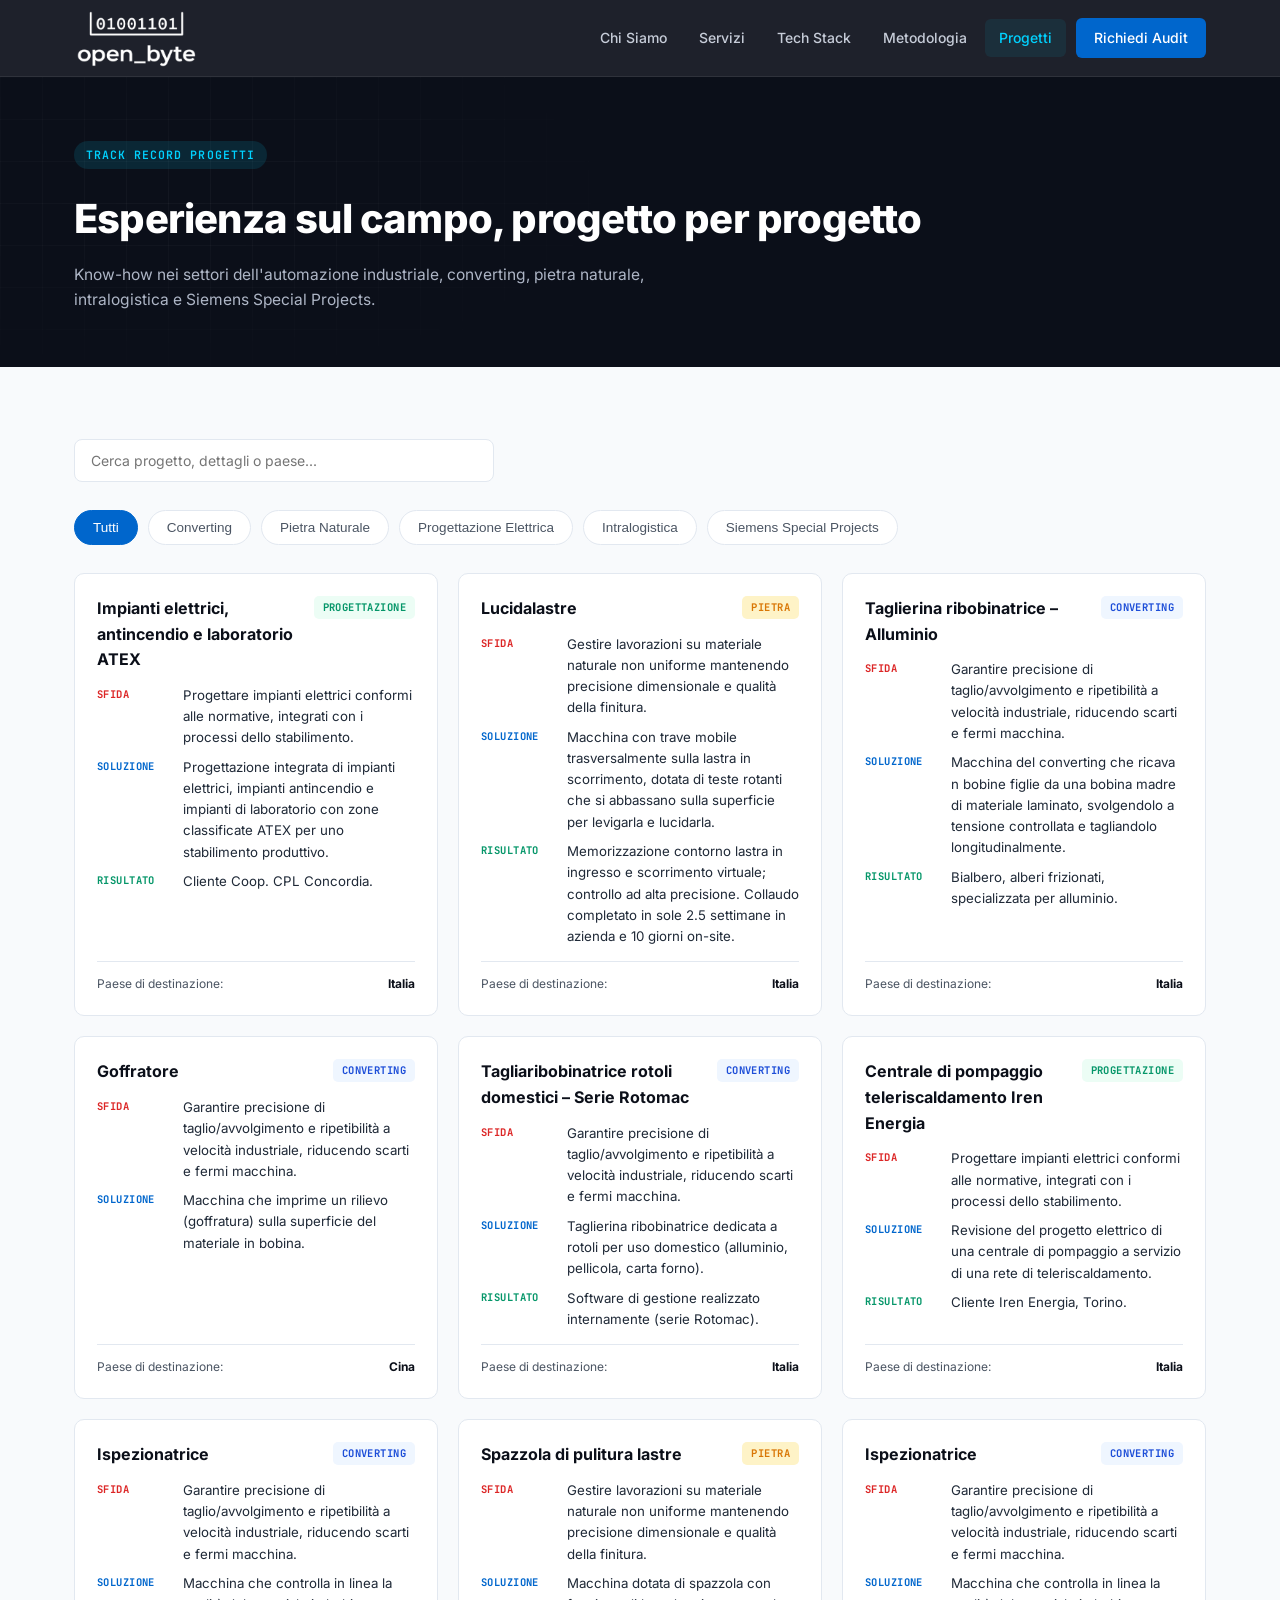
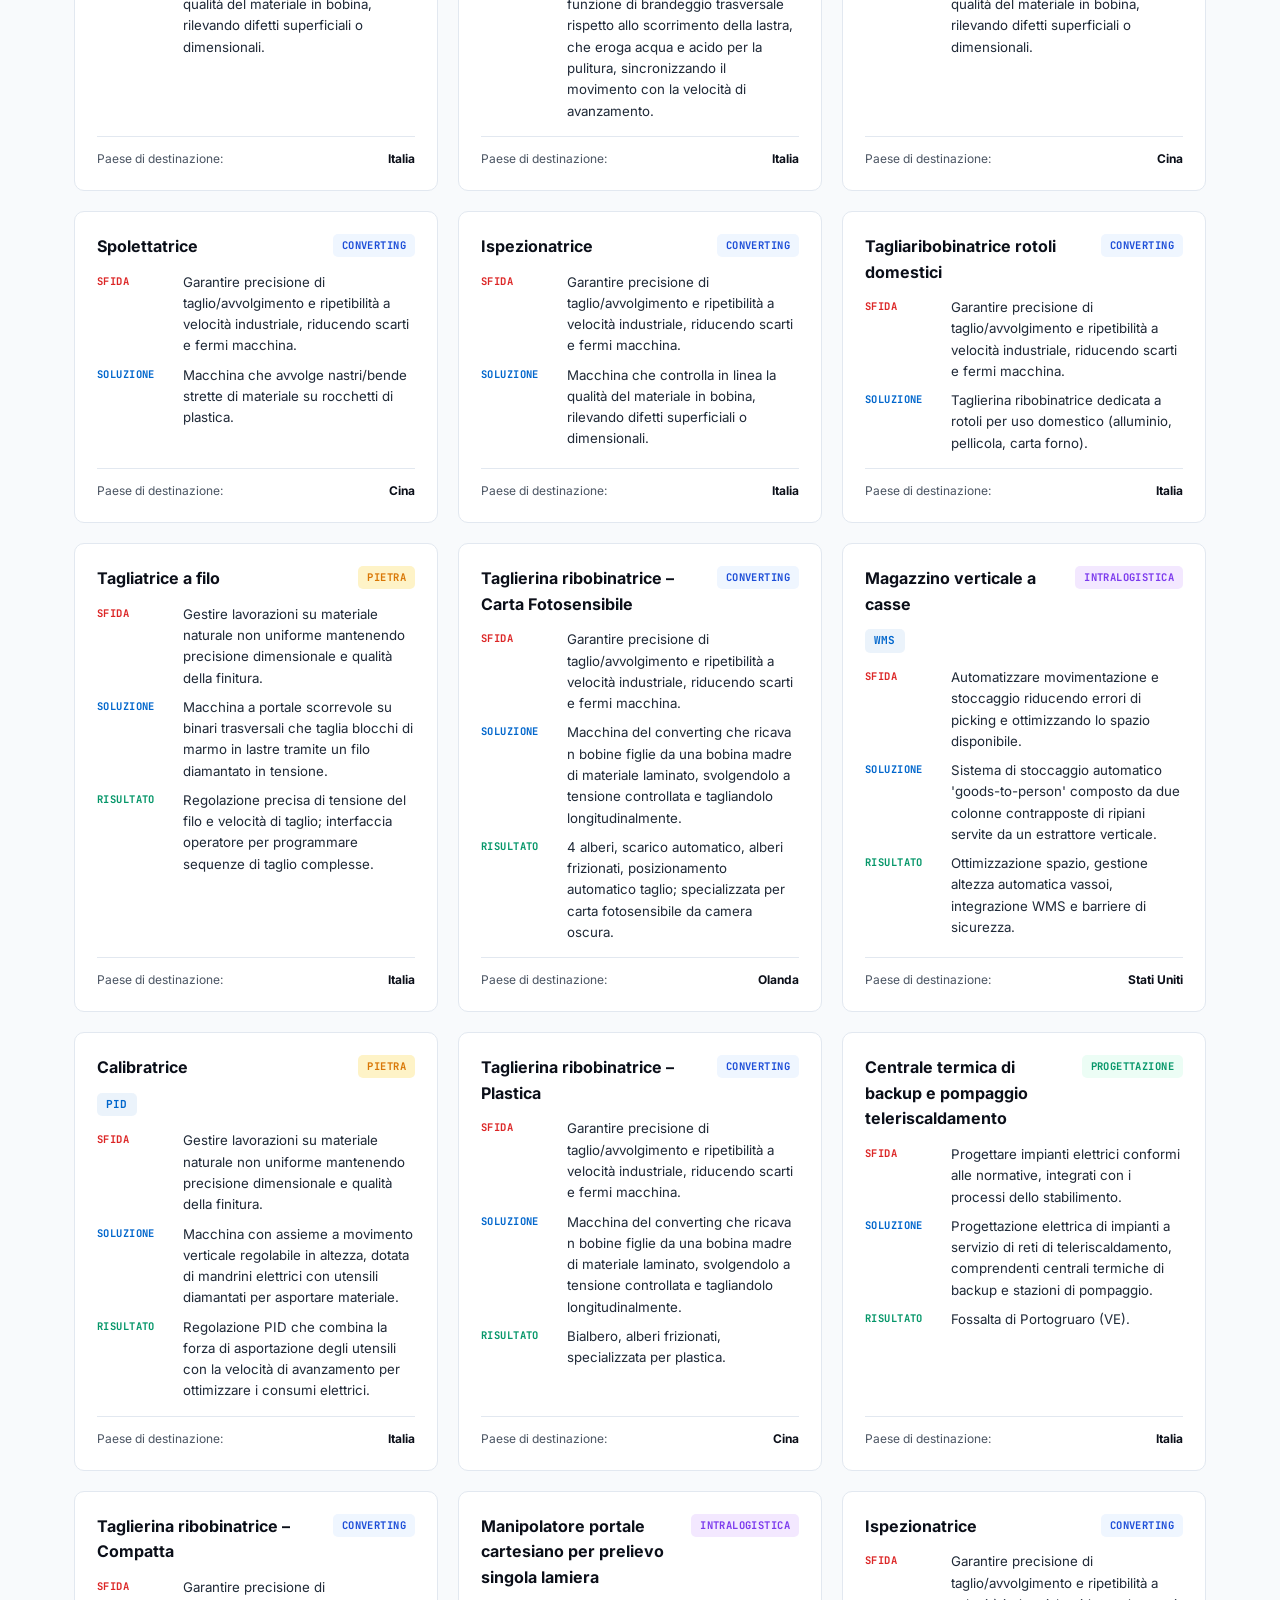
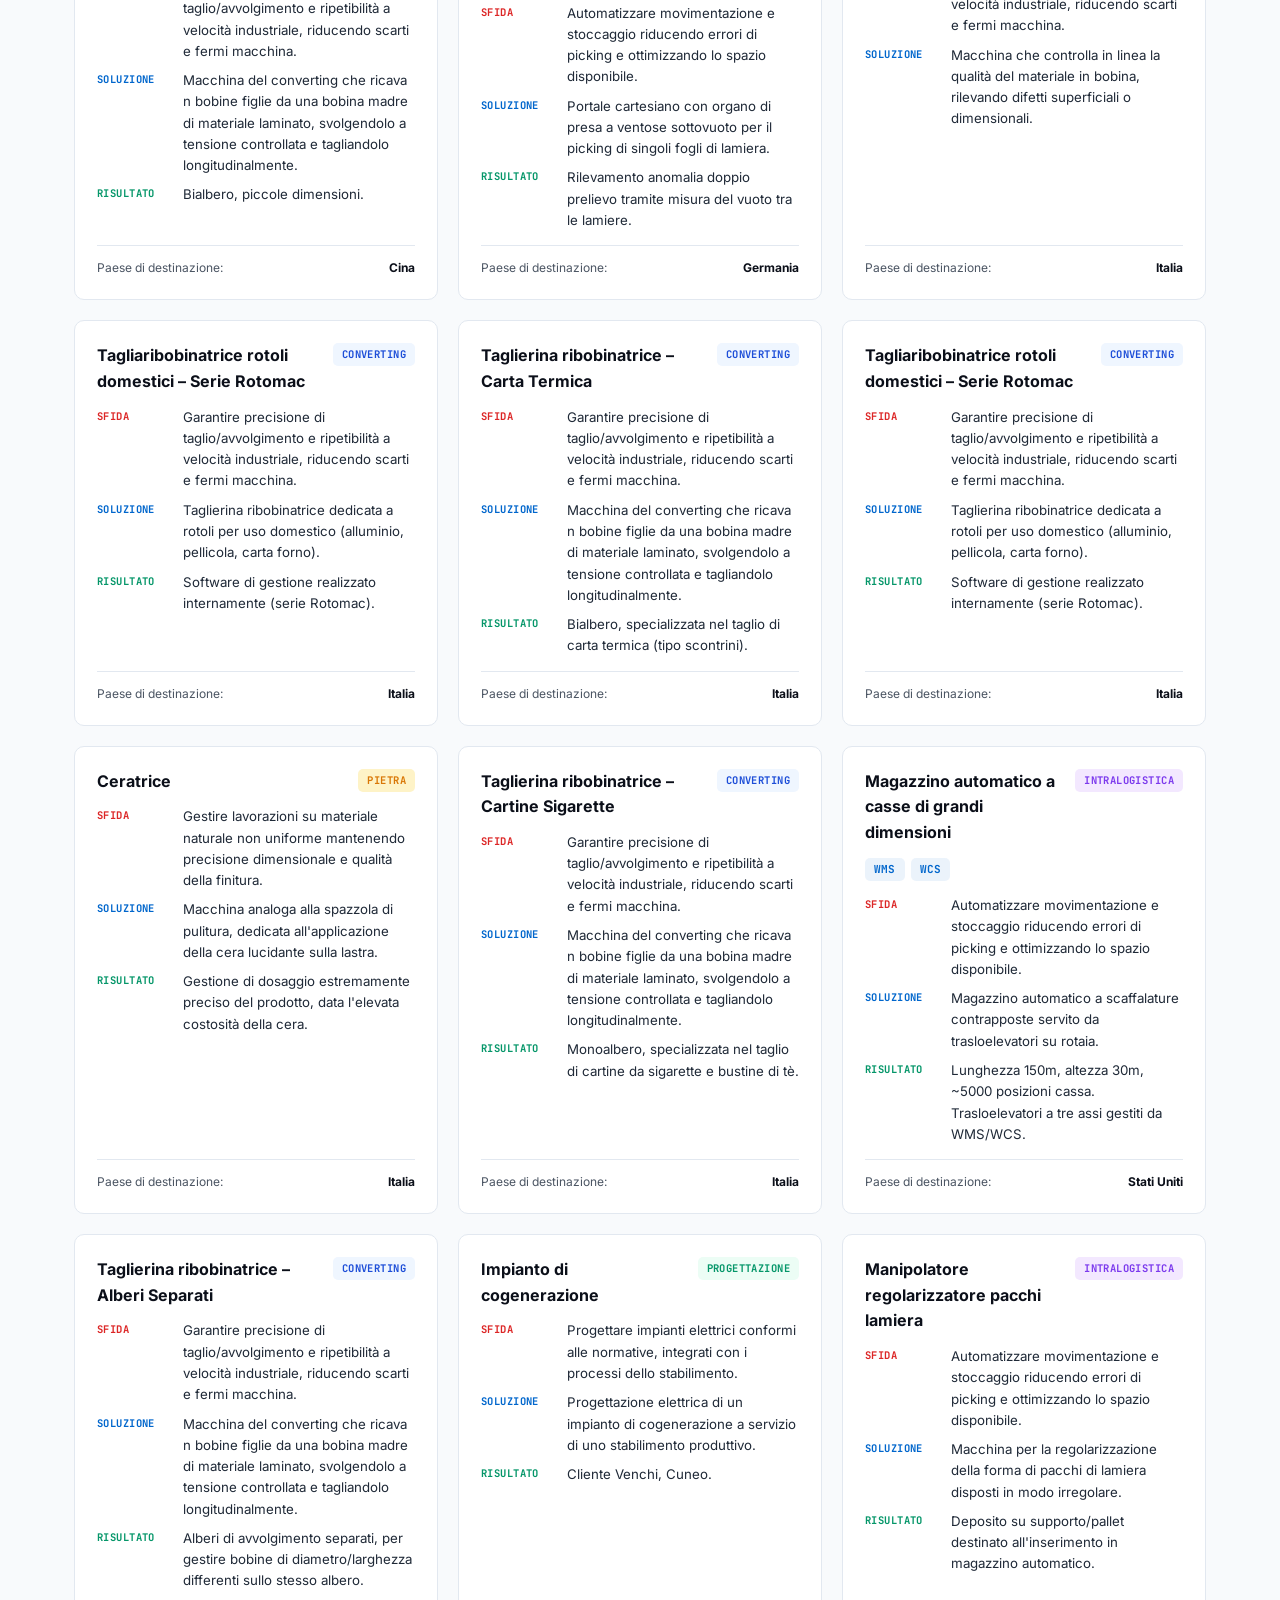
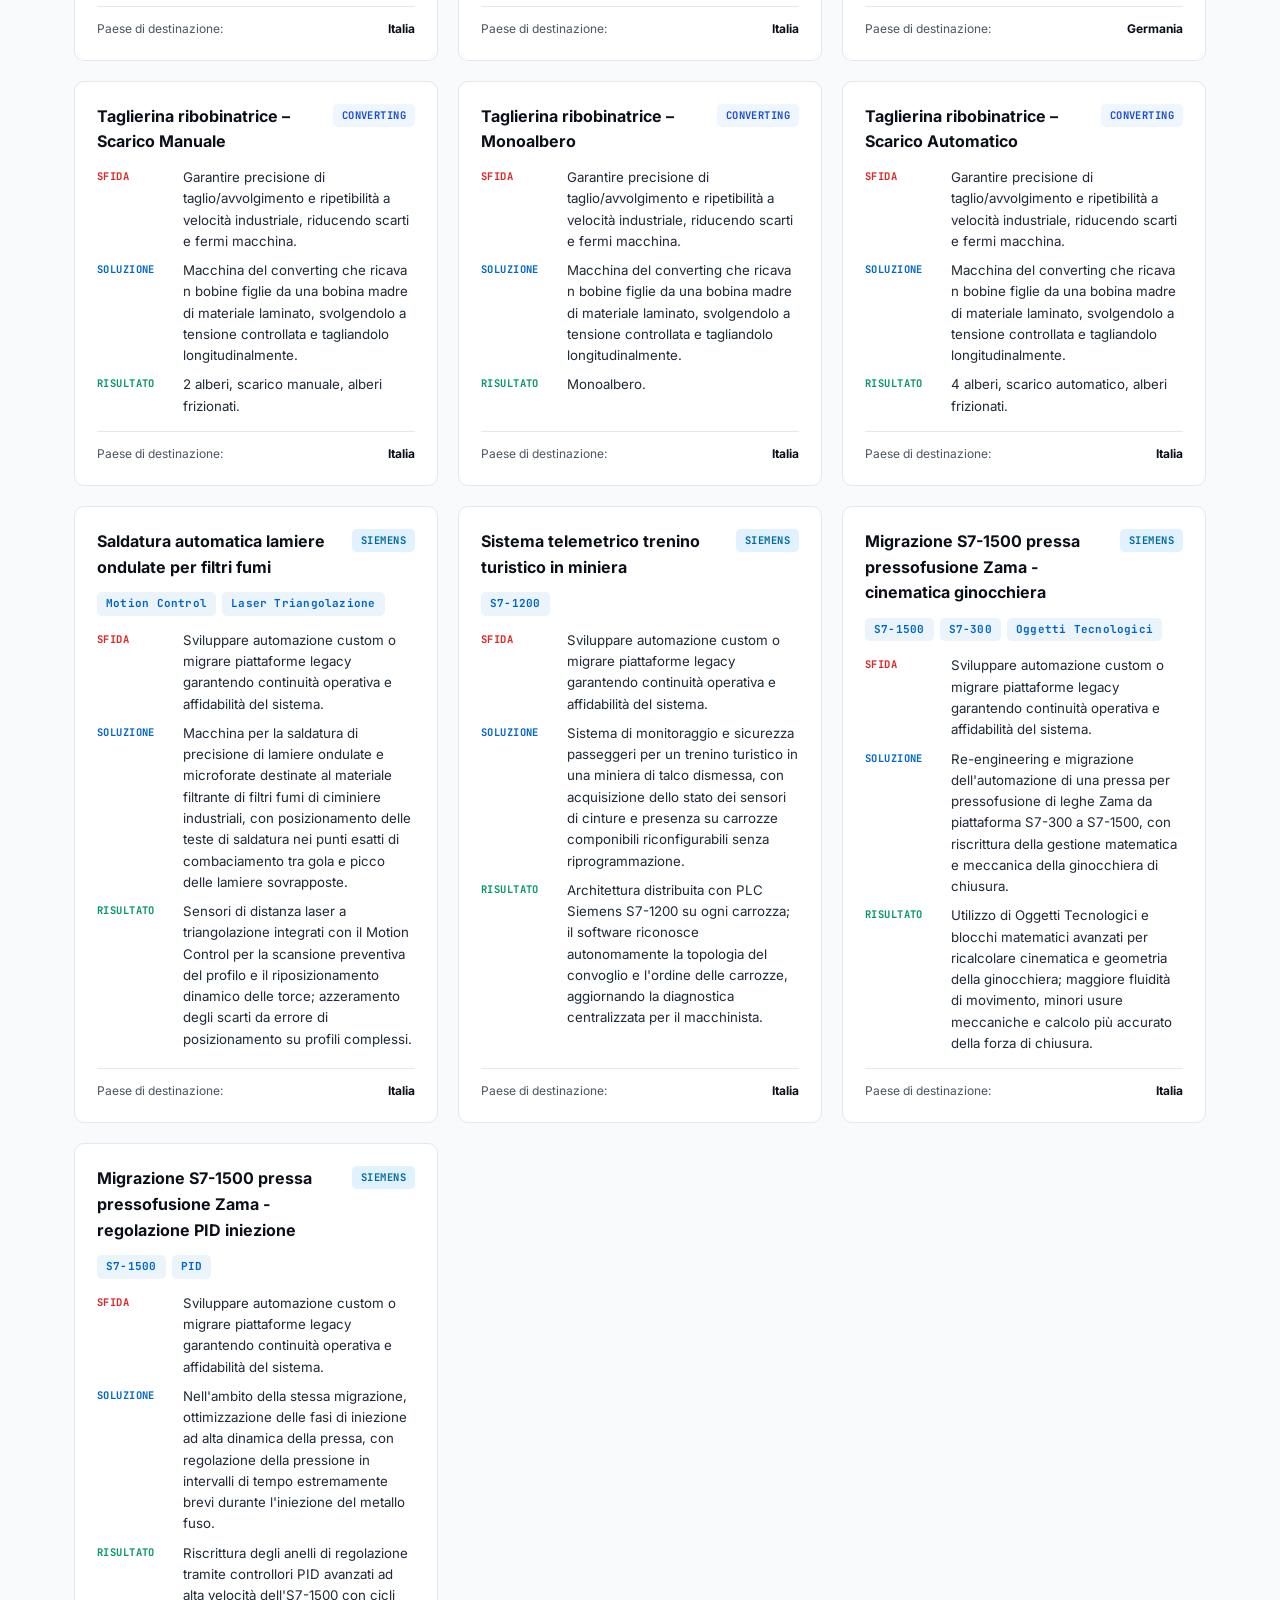
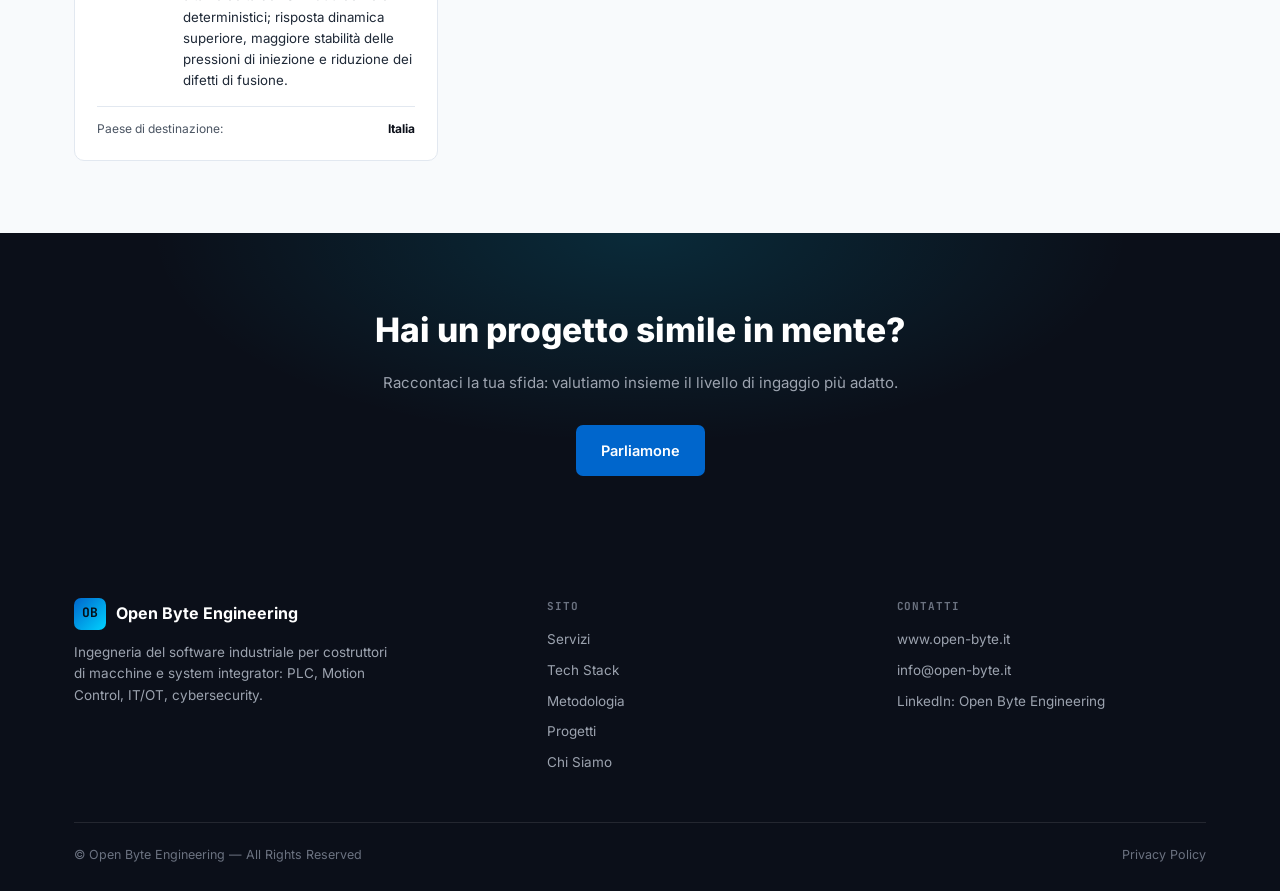
<file: portfolio.html>
<!DOCTYPE html>
<html lang="it">
<head>
<meta charset="UTF-8">
<meta name="viewport" content="width=device-width, initial-scale=1.0">
<title>Progetti | Open Byte Engineering</title>
<meta name="description" content="Track record progetti Open Byte Engineering: converting, lavorazione pietra naturale, progettazione elettrica, intralogistica, Siemens Special Projects.">
<link rel="stylesheet" href="style.css">
<link rel="icon" href="favicon.ico" sizes="any">
<link rel="icon" type="image/png" sizes="32x32" href="favicon-32.png">
<link rel="icon" type="image/png" sizes="16x16" href="favicon-16.png">
<link rel="apple-touch-icon" href="apple-touch-icon.png">
</head>
<body>
<a href="#main" class="skip-link">Vai al contenuto</a>

<header class="site-header">
  <nav class="nav wrap">
    <a href="index.html" class="brand">
      <img src="logo.png" alt="Open Byte Engineering" class="brand-logo-white">
    </a>
    <button class="nav-toggle" aria-label="Apri menu" aria-expanded="false">☰</button>
    <div class="nav-links">
      <a href="chi-siamo.html">Chi Siamo</a>
      <a href="servizi.html">Servizi</a>
      <a href="tech-stack.html">Tech Stack</a>
      <a href="metodologia.html">Metodologia</a>
      <a href="portfolio.html" class="active">Progetti</a>
      <a href="contatti.html" class="nav-cta">Richiedi Audit</a>
    </div>
  </nav>
</header>

<main id="main">
  <div class="page-hero">
    <div class="wrap">
      <span class="eyebrow on-dark">Track record progetti</span>
      <h1>Esperienza sul campo, progetto per progetto</h1>
      <p>Know-how nei settori dell'automazione industriale, converting, pietra naturale, intralogistica e Siemens Special Projects.</p>
    </div>
  </div>

  <section>
    <div class="wrap">
      <input type="text" id="searchInput" class="search-box" placeholder="Cerca progetto, dettagli o paese..." onkeyup="filterProjects()">

      <div class="controls">
        <button class="filter-btn active" onclick="filterCategory('all', this)">Tutti</button>
        <button class="filter-btn" onclick="filterCategory('Converting', this)">Converting</button>
        <button class="filter-btn" onclick="filterCategory('Pietra naturale', this)">Pietra Naturale</button>
        <button class="filter-btn" onclick="filterCategory('Progettazione elettrica', this)">Progettazione Elettrica</button>
        <button class="filter-btn" onclick="filterCategory('Intralogistica - magazzini automatici', this)">Intralogistica</button>
        <button class="filter-btn" onclick="filterCategory('Siemens Special Projects', this)">Siemens Special Projects</button>
      </div>

      <div class="portfolio-grid" id="projectsGrid"></div>
    </div>
  </section>

  <section class="cta-band">
    <div class="wrap">
      <h2>Hai un progetto simile in mente?</h2>
      <p>Raccontaci la tua sfida: valutiamo insieme il livello di ingaggio più adatto.</p>
      <div class="hero-actions">
        <a href="contatti.html" class="btn btn-primary">Parliamone</a>
      </div>
    </div>
  </section>
</main>

<footer class="site-footer">
  <div class="wrap">
    <div class="footer-grid">
      <div class="footer-col">
        <div class="footer-brand"><span class="brand-mark">OB</span>Open Byte Engineering</div>
        <p>Ingegneria del software industriale per costruttori di macchine e system integrator: PLC, Motion Control, IT/OT, cybersecurity.</p>
      </div>
      <div class="footer-col">
        <h5>Sito</h5>
        <ul>
          <li><a href="servizi.html">Servizi</a></li>
          <li><a href="tech-stack.html">Tech Stack</a></li>
          <li><a href="metodologia.html">Metodologia</a></li>
          <li><a href="portfolio.html">Progetti</a></li>
          <li><a href="chi-siamo.html">Chi Siamo</a></li>
        </ul>
      </div>
      <div class="footer-col">
        <h5>Contatti</h5>
        <ul>
          <li>www.open-byte.it</li>
          <li>info@open-byte.it</li>
          <li>LinkedIn: Open Byte Engineering</li>
        </ul>
      </div>
    </div>
    <div class="footer-bottom">
      <span>© Open Byte Engineering — All Rights Reserved</span>
      <span><a href="privacy.html" style="color:#6B7280;">Privacy Policy</a></span>
    </div>
  </div>
</footer>

<script src="script.js"></script>
</body>
</html>
</file>
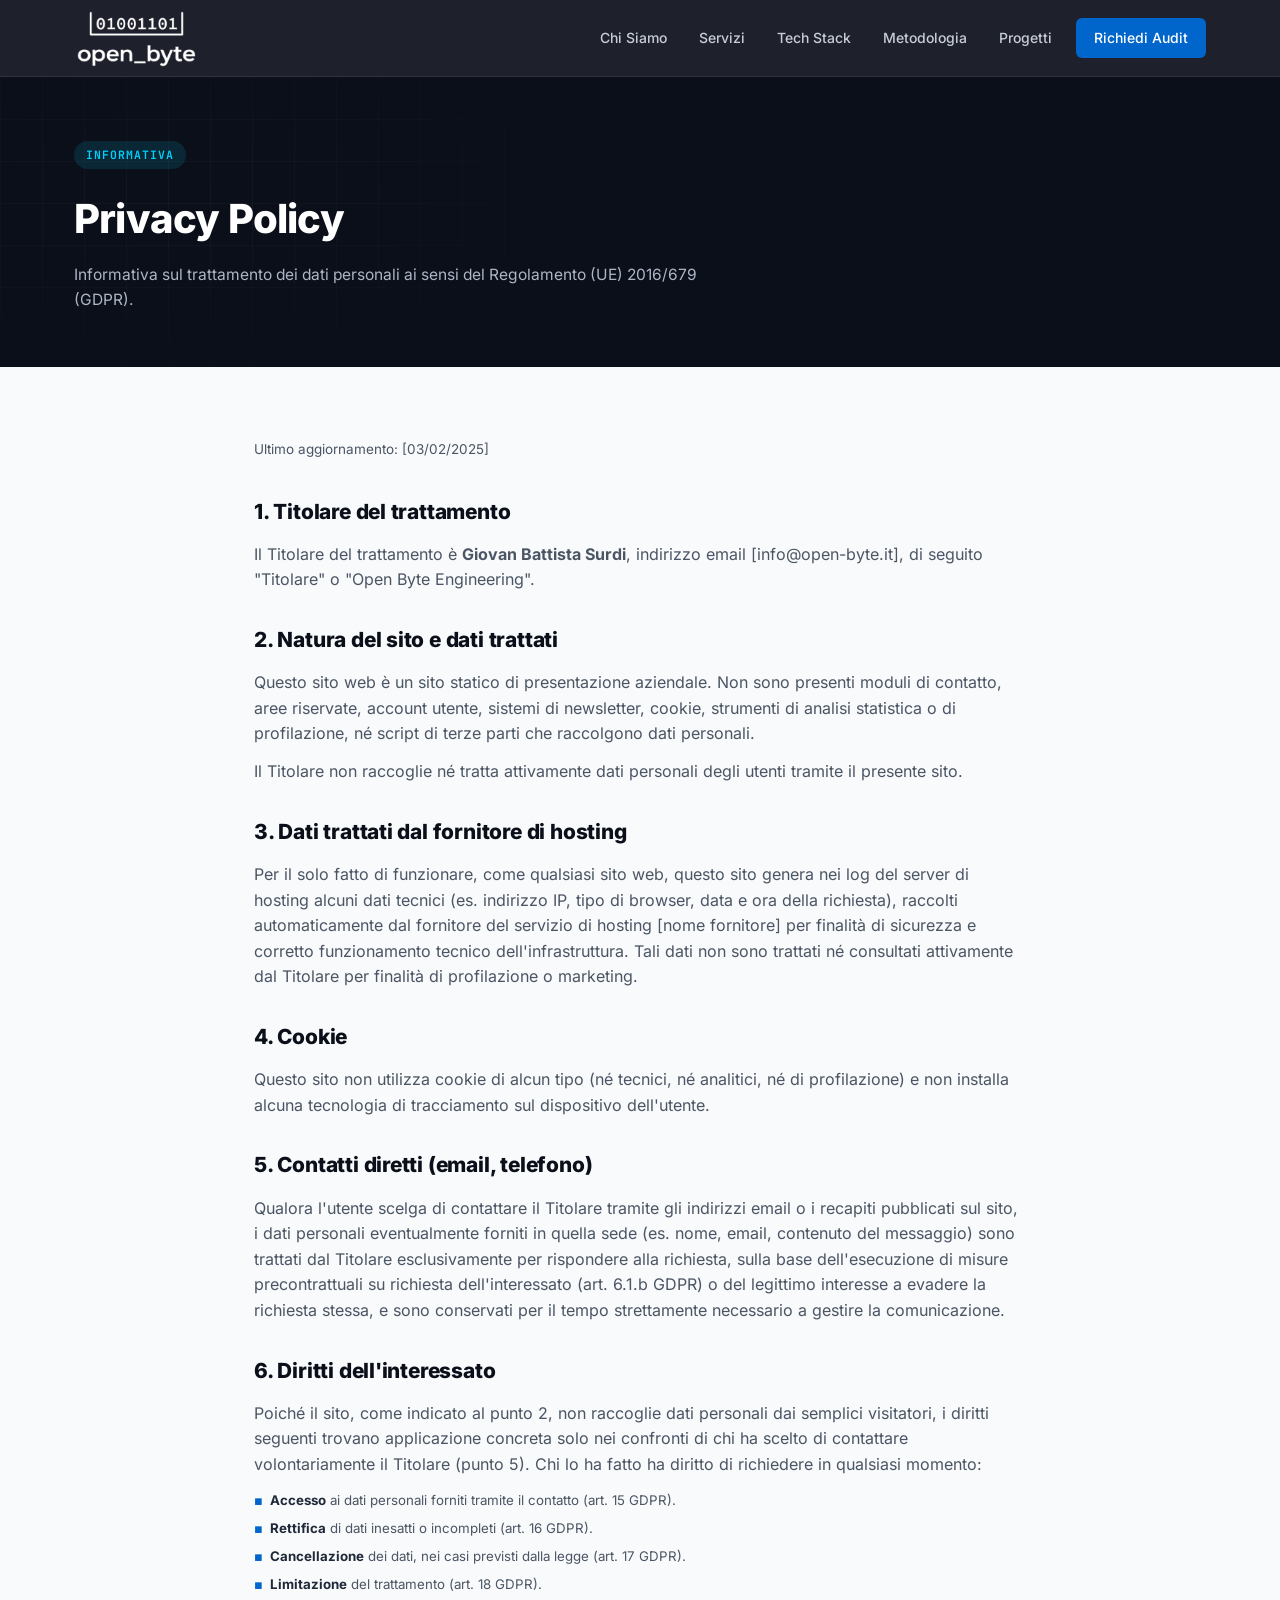
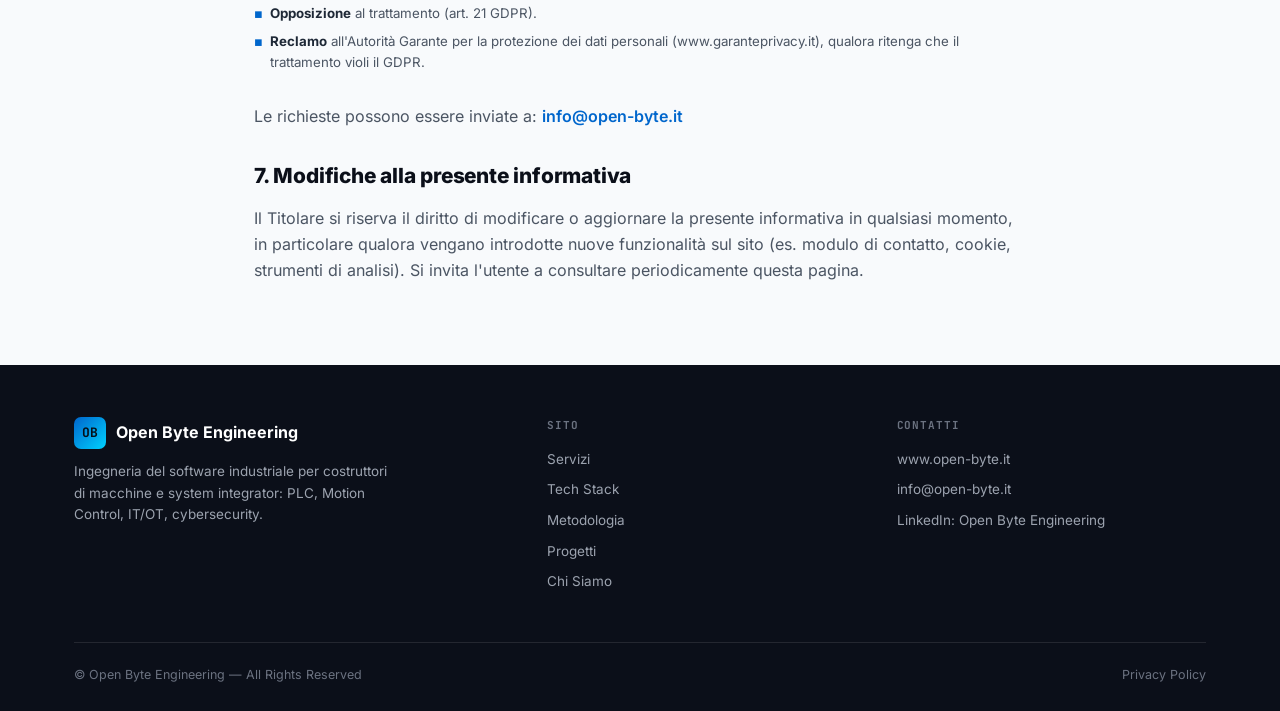
<file: privacy.html>
<!DOCTYPE html>
<html lang="it">
<head>
<meta charset="UTF-8">
<meta name="viewport" content="width=device-width, initial-scale=1.0">
<title>Privacy Policy | Open Byte Engineering</title>
<meta name="description" content="Informativa sul trattamento dei dati personali ai sensi del GDPR (Regolamento UE 2016/679).">
<link rel="stylesheet" href="style.css">
<link rel="icon" href="favicon.ico" sizes="any">
<link rel="icon" type="image/png" sizes="32x32" href="favicon-32.png">
<link rel="icon" type="image/png" sizes="16x16" href="favicon-16.png">
<link rel="apple-touch-icon" href="apple-touch-icon.png">
</head>
<body>
<a href="#main" class="skip-link">Vai al contenuto</a>

<header class="site-header">
  <nav class="nav wrap">
    <a href="index.html" class="brand">
      <img src="logo.png" alt="Open Byte Engineering" class="brand-logo-white">
    </a>
    <button class="nav-toggle" aria-label="Apri menu" aria-expanded="false">☰</button>
    <div class="nav-links">
      <a href="chi-siamo.html">Chi Siamo</a>
      <a href="servizi.html">Servizi</a>
      <a href="tech-stack.html">Tech Stack</a>
      <a href="metodologia.html">Metodologia</a>
      <a href="portfolio.html">Progetti</a>
      <a href="contatti.html" class="nav-cta">Richiedi Audit</a>
    </div>
  </nav>
</header>

<main id="main">
  <div class="page-hero">
    <div class="wrap">
      <span class="eyebrow on-dark">Informativa</span>
      <h1>Privacy Policy</h1>
      <p>Informativa sul trattamento dei dati personali ai sensi del Regolamento (UE) 2016/679 (GDPR).</p>
    </div>
  </div>

  <section>
    <div class="wrap" style="max-width: 820px;">

      <p style="color: var(--text-muted); font-size: 13.5px; margin-bottom: 34px;">Ultimo aggiornamento: [03/02/2025]</p>

      <h2 class="section-title" style="font-size: 1.3rem;">1. Titolare del trattamento</h2>
      <p style="color: var(--text-muted); margin-bottom: 30px;">
        Il Titolare del trattamento è <strong>Giovan Battista Surdi</strong>, indirizzo email [info@open-byte.it], di seguito "Titolare" o "Open Byte Engineering".
      </p>

      <h2 class="section-title" style="font-size: 1.3rem;">2. Natura del sito e dati trattati</h2>
      <p style="color: var(--text-muted); margin-bottom: 12px;">
        Questo sito web è un sito statico di presentazione aziendale. Non sono presenti moduli di contatto, aree riservate, account utente, sistemi di newsletter, cookie, strumenti di analisi statistica o di profilazione, né script di terze parti che raccolgono dati personali.
      </p>
      <p style="color: var(--text-muted); margin-bottom: 30px;">
        Il Titolare non raccoglie né tratta attivamente dati personali degli utenti tramite il presente sito.
      </p>

      <h2 class="section-title" style="font-size: 1.3rem;">3. Dati trattati dal fornitore di hosting</h2>
      <p style="color: var(--text-muted); margin-bottom: 30px;">
        Per il solo fatto di funzionare, come qualsiasi sito web, questo sito genera nei log del server di hosting alcuni dati tecnici (es. indirizzo IP, tipo di browser, data e ora della richiesta), raccolti automaticamente dal fornitore del servizio di hosting [nome fornitore] per finalità di sicurezza e corretto funzionamento tecnico dell'infrastruttura. Tali dati non sono trattati né consultati attivamente dal Titolare per finalità di profilazione o marketing.
      </p>

      <h2 class="section-title" style="font-size: 1.3rem;">4. Cookie</h2>
      <p style="color: var(--text-muted); margin-bottom: 30px;">
        Questo sito non utilizza cookie di alcun tipo (né tecnici, né analitici, né di profilazione) e non installa alcuna tecnologia di tracciamento sul dispositivo dell'utente.
      </p>

      <h2 class="section-title" style="font-size: 1.3rem;">5. Contatti diretti (email, telefono)</h2>
      <p style="color: var(--text-muted); margin-bottom: 30px;">
        Qualora l'utente scelga di contattare il Titolare tramite gli indirizzi email o i recapiti pubblicati sul sito, i dati personali eventualmente forniti in quella sede (es. nome, email, contenuto del messaggio) sono trattati dal Titolare esclusivamente per rispondere alla richiesta, sulla base dell'esecuzione di misure precontrattuali su richiesta dell'interessato (art. 6.1.b GDPR) o del legittimo interesse a evadere la richiesta stessa, e sono conservati per il tempo strettamente necessario a gestire la comunicazione.
      </p>

      <h2 class="section-title" style="font-size: 1.3rem;">6. Diritti dell'interessato</h2>
      <p style="color: var(--text-muted); margin-bottom: 12px;">
        Poiché il sito, come indicato al punto 2, non raccoglie dati personali dai semplici visitatori, i diritti seguenti trovano applicazione concreta solo nei confronti di chi ha scelto di contattare volontariamente il Titolare (punto 5). Chi lo ha fatto ha diritto di richiedere in qualsiasi momento:
      </p>
      <ul class="tech-list" style="margin-bottom: 30px;">
        <li><strong>Accesso</strong> ai dati personali forniti tramite il contatto (art. 15 GDPR).</li>
        <li><strong>Rettifica</strong> di dati inesatti o incompleti (art. 16 GDPR).</li>
        <li><strong>Cancellazione</strong> dei dati, nei casi previsti dalla legge (art. 17 GDPR).</li>
        <li><strong>Limitazione</strong> del trattamento (art. 18 GDPR).</li>
        <li><strong>Opposizione</strong> al trattamento (art. 21 GDPR).</li>
        <li><strong>Reclamo</strong> all'Autorità Garante per la protezione dei dati personali (www.garanteprivacy.it), qualora ritenga che il trattamento violi il GDPR.</li>
      </ul>
      <p style="color: var(--text-muted); margin-bottom: 30px;">
        Le richieste possono essere inviate a: <a class="link" href="mailto:info@open-byte.it" style="color: var(--primary); font-weight:600;">info@open-byte.it</a>
      </p>

      <h2 class="section-title" style="font-size: 1.3rem;">7. Modifiche alla presente informativa</h2>
      <p style="color: var(--text-muted); margin-bottom: 10px;">
        Il Titolare si riserva il diritto di modificare o aggiornare la presente informativa in qualsiasi momento, in particolare qualora vengano introdotte nuove funzionalità sul sito (es. modulo di contatto, cookie, strumenti di analisi). Si invita l'utente a consultare periodicamente questa pagina.
      </p>

    </div>
  </section>
</main>

<footer class="site-footer">
  <div class="wrap">
    <div class="footer-grid">
      <div class="footer-col">
        <div class="footer-brand"><span class="brand-mark">OB</span>Open Byte Engineering</div>
        <p>Ingegneria del software industriale per costruttori di macchine e system integrator: PLC, Motion Control, IT/OT, cybersecurity.</p>
      </div>
      <div class="footer-col">
        <h5>Sito</h5>
        <ul>
          <li><a href="servizi.html">Servizi</a></li>
          <li><a href="tech-stack.html">Tech Stack</a></li>
          <li><a href="metodologia.html">Metodologia</a></li>
          <li><a href="portfolio.html">Progetti</a></li>
          <li><a href="chi-siamo.html">Chi Siamo</a></li>
        </ul>
      </div>
      <div class="footer-col">
        <h5>Contatti</h5>
        <ul>
          <li>www.open-byte.it</li>
          <li>info@open-byte.it</li>
          <li>LinkedIn: Open Byte Engineering</li>
        </ul>
      </div>
    </div>
    <div class="footer-bottom">
      <span>© Open Byte Engineering — All Rights Reserved</span>
      <span><a href="privacy.html" style="color:#6B7280;">Privacy Policy</a></span>
    </div>
  </div>
</footer>

<script src="script.js"></script>
</body>
</html>
</file>
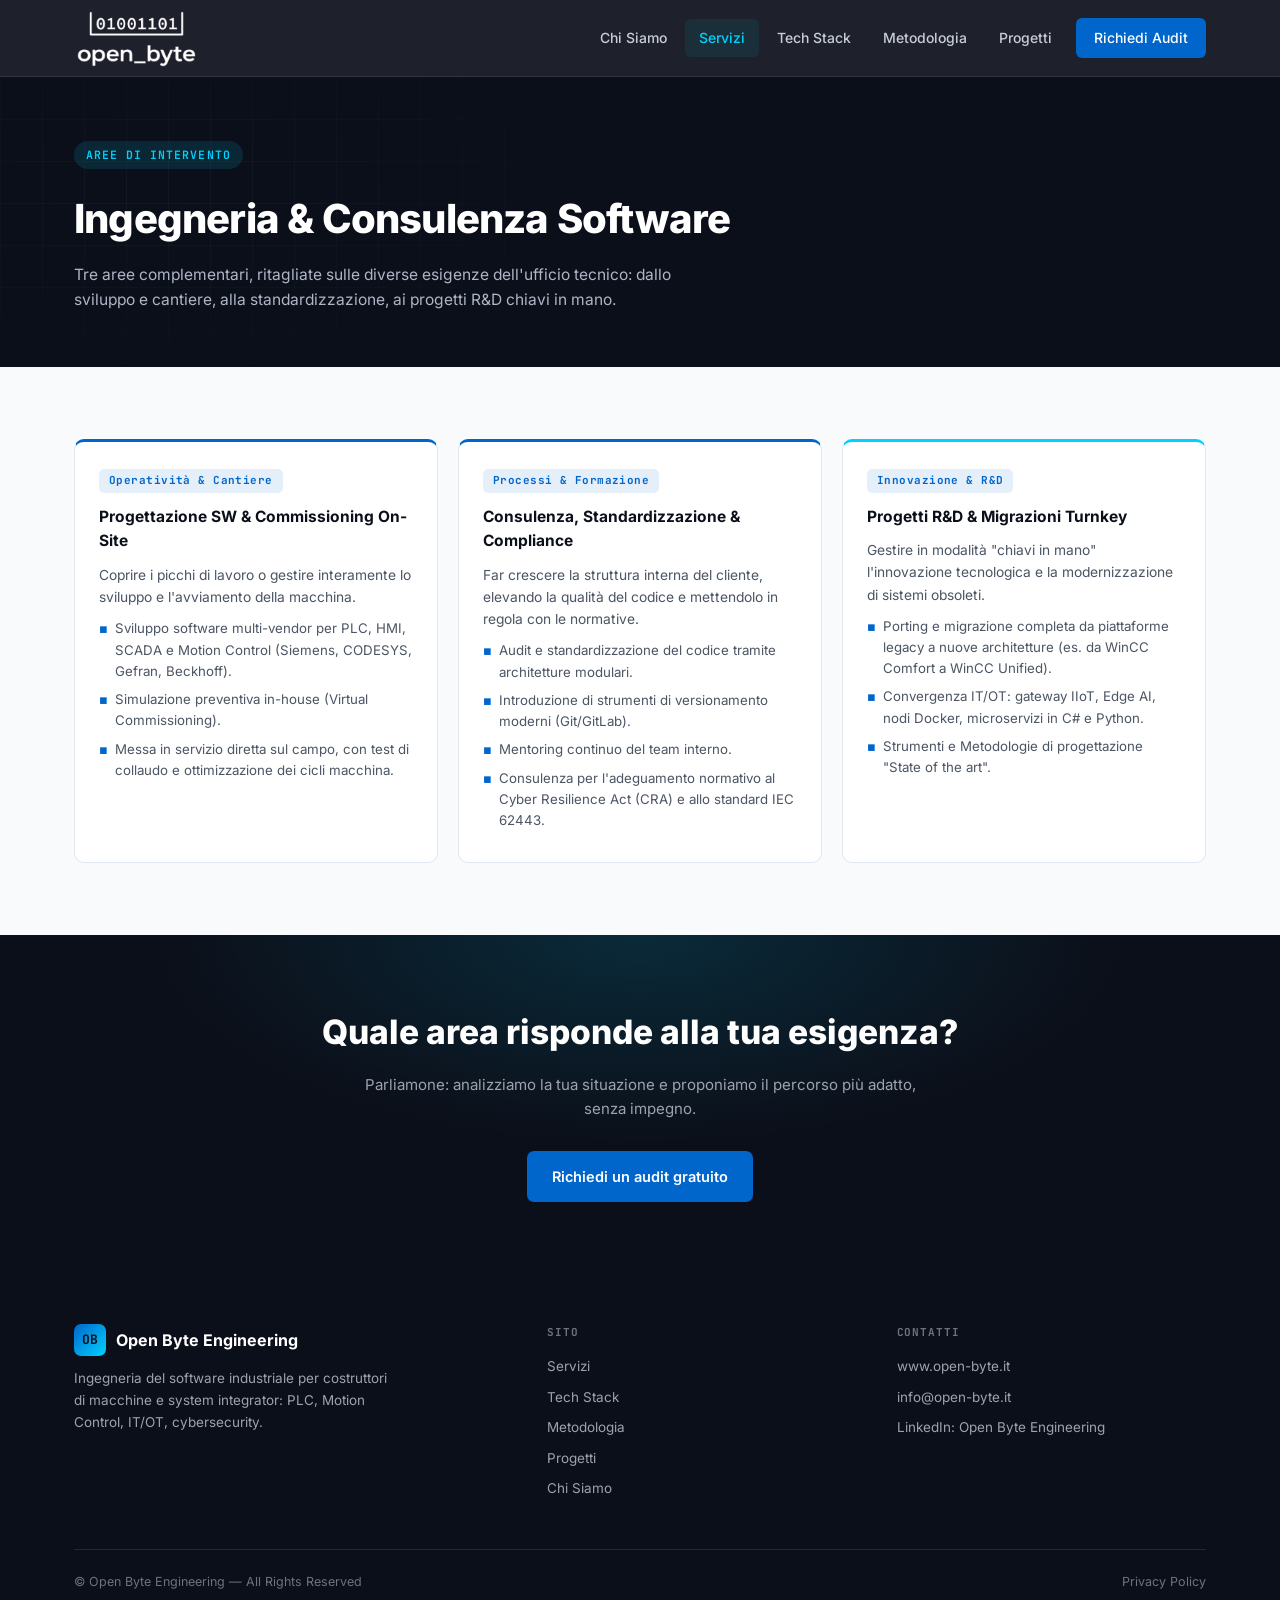
<file: servizi.html>
<!DOCTYPE html>
<html lang="it">
<head>
<meta charset="UTF-8">
<meta name="viewport" content="width=device-width, initial-scale=1.0">
<title>Ingegneria & Consulenza Software | Open Byte Engineering</title>
<meta name="description" content="Le 3 aree di intervento di Open Byte Engineering: progettazione software & commissioning on-site, consulenza & compliance, progetti R&D e migrazioni turnkey.">
<link rel="stylesheet" href="style.css">
<link rel="icon" href="favicon.ico" sizes="any">
<link rel="icon" type="image/png" sizes="32x32" href="favicon-32.png">
<link rel="icon" type="image/png" sizes="16x16" href="favicon-16.png">
<link rel="apple-touch-icon" href="apple-touch-icon.png">
</head>
<body>
<a href="#main" class="skip-link">Vai al contenuto</a>

<header class="site-header">
  <nav class="nav wrap">
    <a href="index.html" class="brand">
      <img src="logo.png" alt="Open Byte Engineering" class="brand-logo-white">
    </a>
    <button class="nav-toggle" aria-label="Apri menu" aria-expanded="false">☰</button>
    <div class="nav-links">
      <a href="chi-siamo.html">Chi Siamo</a>
      <a href="servizi.html" class="active">Servizi</a>
      <a href="tech-stack.html">Tech Stack</a>
      <a href="metodologia.html">Metodologia</a>
      <a href="portfolio.html">Progetti</a>
      <a href="contatti.html" class="nav-cta">Richiedi Audit</a>
    </div>
  </nav>
</header>

<main id="main">
  <div class="page-hero">
    <div class="wrap">
      <span class="eyebrow on-dark">Aree di Intervento</span>
      <h1>Ingegneria & Consulenza Software</h1>
      <p>Tre aree complementari, ritagliate sulle diverse esigenze dell'ufficio tecnico: dallo sviluppo e cantiere, alla standardizzazione, ai progetti R&D chiavi in mano.</p>
    </div>
  </div>

  <section>
    <div class="wrap">
      <div class="grid-3">
        <div class="card level-card">
          <span class="badge">Operatività & Cantiere</span>
          <h3>Progettazione SW & Commissioning On-Site</h3>
          <p>Coprire i picchi di lavoro o gestire interamente lo sviluppo e l'avviamento della macchina.</p>
          <ul class="tech-list">
            <li>Sviluppo software multi-vendor per PLC, HMI, SCADA e Motion Control (Siemens, CODESYS, Gefran, Beckhoff).</li>
            <li>Simulazione preventiva in-house (Virtual Commissioning).</li>
            <li>Messa in servizio diretta sul campo, con test di collaudo e ottimizzazione dei cicli macchina.</li>
          </ul>
        </div>
        <div class="card level-card">
          <span class="badge">Processi & Formazione</span>
          <h3>Consulenza, Standardizzazione & Compliance</h3>
          <p>Far crescere la struttura interna del cliente, elevando la qualità del codice e mettendolo in regola con le normative.</p>
          <ul class="tech-list">
            <li>Audit e standardizzazione del codice tramite architetture modulari.</li>
            <li>Introduzione di strumenti di versionamento moderni (Git/GitLab).</li>
            <li>Mentoring continuo del team interno.</li>
            <li>Consulenza per l'adeguamento normativo al Cyber Resilience Act (CRA) e allo standard IEC 62443.</li>
          </ul>
        </div>
        <div class="card level-card">
          <span class="badge">Innovazione & R&D</span>
          <h3>Progetti R&D & Migrazioni Turnkey</h3>
          <p>Gestire in modalità "chiavi in mano" l'innovazione tecnologica e la modernizzazione di sistemi obsoleti.</p>
          <ul class="tech-list">
            <li>Porting e migrazione completa da piattaforme legacy a nuove architetture (es. da WinCC Comfort a WinCC Unified).</li>
            <li>Convergenza IT/OT: gateway IIoT, Edge AI, nodi Docker, microservizi in C# e Python.</li>
            <li>Strumenti e Metodologie di progettazione "State of the art".</li>
          </ul>
        </div>
      </div>
    </div>
  </section>

  <section class="cta-band">
    <div class="wrap">
      <h2>Quale area risponde alla tua esigenza?</h2>
      <p>Parliamone: analizziamo la tua situazione e proponiamo il percorso più adatto, senza impegno.</p>
      <div class="hero-actions">
        <a href="contatti.html" class="btn btn-primary">Richiedi un audit gratuito</a>
      </div>
    </div>
  </section>
</main>

<footer class="site-footer">
  <div class="wrap">
    <div class="footer-grid">
      <div class="footer-col">
        <div class="footer-brand"><span class="brand-mark">OB</span>Open Byte Engineering</div>
        <p>Ingegneria del software industriale per costruttori di macchine e system integrator: PLC, Motion Control, IT/OT, cybersecurity.</p>
      </div>
      <div class="footer-col">
        <h5>Sito</h5>
        <ul>
          <li><a href="servizi.html">Servizi</a></li>
          <li><a href="tech-stack.html">Tech Stack</a></li>
          <li><a href="metodologia.html">Metodologia</a></li>
          <li><a href="portfolio.html">Progetti</a></li>
          <li><a href="chi-siamo.html">Chi Siamo</a></li>
        </ul>
      </div>
      <div class="footer-col">
        <h5>Contatti</h5>
        <ul>
          <li>www.open-byte.it</li>
          <li>info@open-byte.it</li>
          <li>LinkedIn: Open Byte Engineering</li>
        </ul>
      </div>
    </div>
    <div class="footer-bottom">
      <span>© Open Byte Engineering — All Rights Reserved</span>
      <span><a href="privacy.html" style="color:#6B7280;">Privacy Policy</a></span>
    </div>
  </div>
</footer>

<script src="script.js"></script>
</body>
</html>
</file>
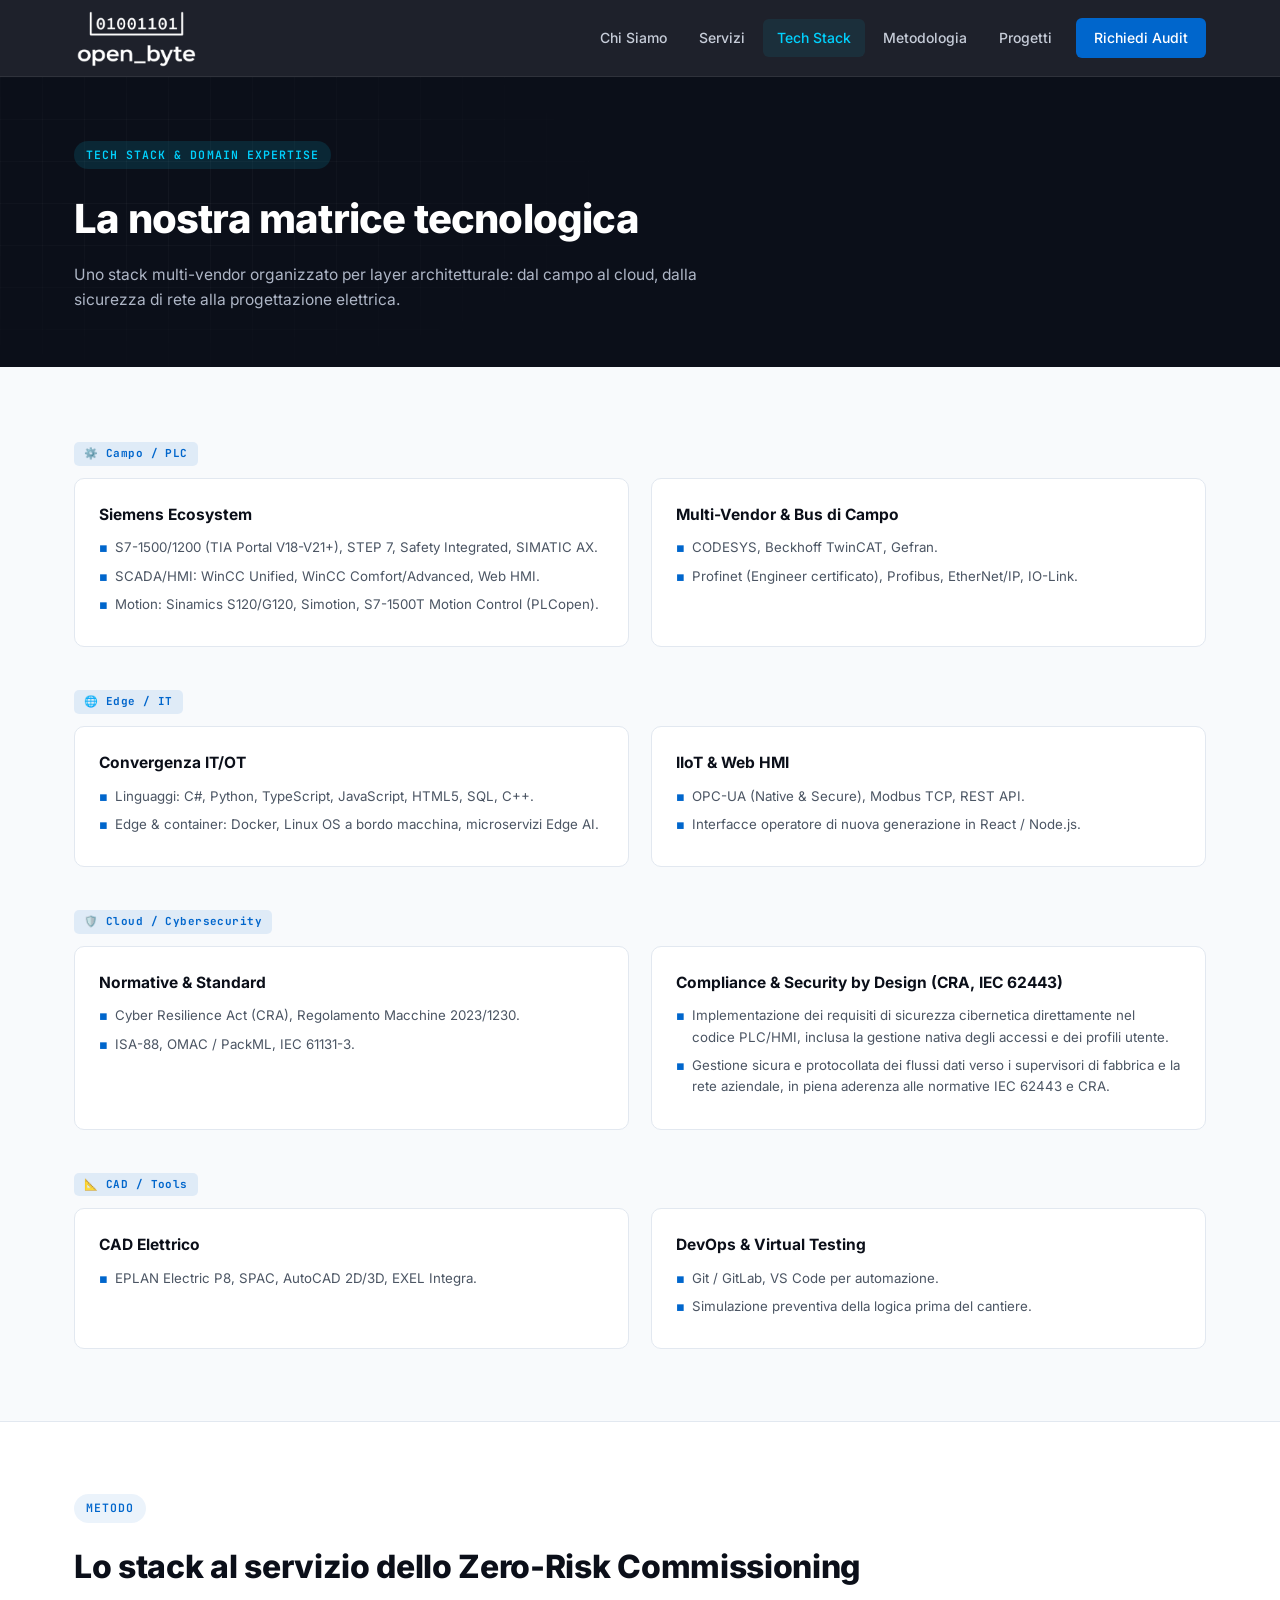
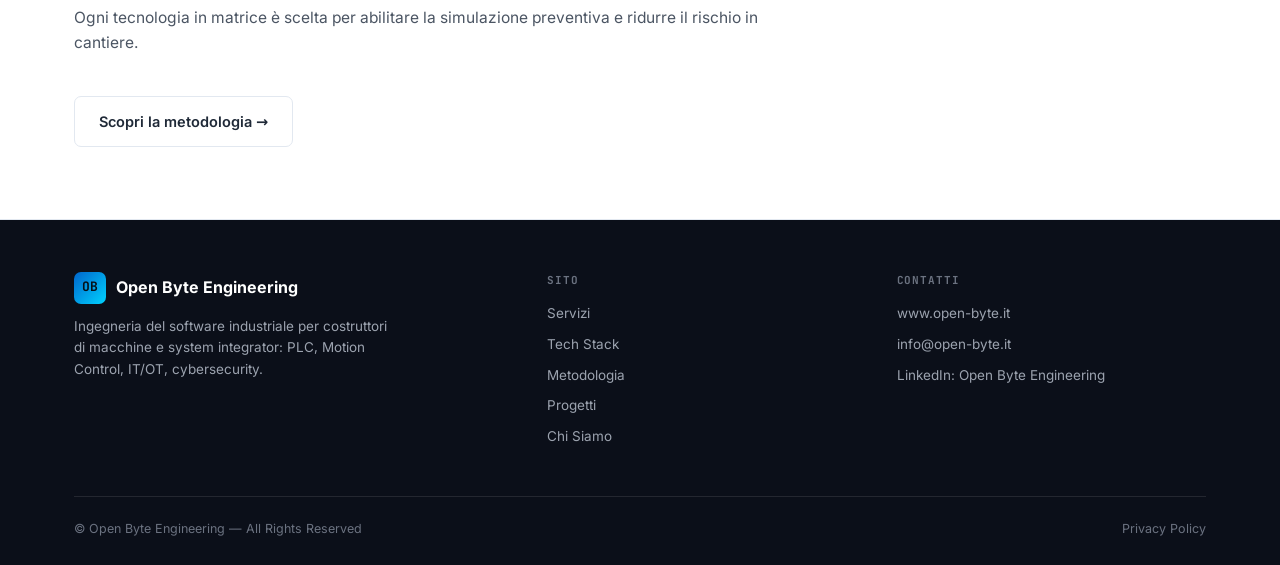
<file: tech-stack.html>
<!DOCTYPE html>
<html lang="it">
<head>
<meta charset="UTF-8">
<meta name="viewport" content="width=device-width, initial-scale=1.0">
<title>Tech Stack | Open Byte Engineering</title>
<meta name="description" content="La matrice tecnologica di Open Byte Engineering per layer: Campo/PLC, Edge/IT, Cloud/Cybersecurity, CAD/Tools.">
<link rel="stylesheet" href="style.css">
<link rel="icon" href="favicon.ico" sizes="any">
<link rel="icon" type="image/png" sizes="32x32" href="favicon-32.png">
<link rel="icon" type="image/png" sizes="16x16" href="favicon-16.png">
<link rel="apple-touch-icon" href="apple-touch-icon.png">
</head>
<body>
<a href="#main" class="skip-link">Vai al contenuto</a>

<header class="site-header">
  <nav class="nav wrap">
    <a href="index.html" class="brand">
      <img src="logo.png" alt="Open Byte Engineering" class="brand-logo-white">
    </a>
    <button class="nav-toggle" aria-label="Apri menu" aria-expanded="false">☰</button>
    <div class="nav-links">
      <a href="chi-siamo.html">Chi Siamo</a>
      <a href="servizi.html">Servizi</a>
      <a href="tech-stack.html" class="active">Tech Stack</a>
      <a href="metodologia.html">Metodologia</a>
      <a href="portfolio.html">Progetti</a>
      <a href="contatti.html" class="nav-cta">Richiedi Audit</a>
    </div>
  </nav>
</header>

<main id="main">
  <div class="page-hero">
    <div class="wrap">
      <span class="eyebrow on-dark">Tech Stack & Domain Expertise</span>
      <h1>La nostra matrice tecnologica</h1>
      <p>Uno stack multi-vendor organizzato per layer architetturale: dal campo al cloud, dalla sicurezza di rete alla progettazione elettrica.</p>
    </div>
  </div>

  <section>
    <div class="wrap">

      <span class="badge">⚙️ Campo / PLC</span>
      <div class="grid-2" style="margin-bottom: 40px;">
        <div class="card">
          <h4>Siemens Ecosystem</h4>
          <ul class="tech-list">
            <li>S7-1500/1200 (TIA Portal V18-V21+), STEP 7, Safety Integrated, SIMATIC AX.</li>
            <li>SCADA/HMI: WinCC Unified, WinCC Comfort/Advanced, Web HMI.</li>
            <li>Motion: Sinamics S120/G120, Simotion, S7-1500T Motion Control (PLCopen).</li>
          </ul>
        </div>
        <div class="card">
          <h4>Multi-Vendor & Bus di Campo</h4>
          <ul class="tech-list">
            <li>CODESYS, Beckhoff TwinCAT, Gefran.</li>
            <li>Profinet (Engineer certificato), Profibus, EtherNet/IP, IO-Link.</li>
          </ul>
        </div>
      </div>

      <span class="badge">🌐 Edge / IT</span>
      <div class="grid-2" style="margin-bottom: 40px;">
        <div class="card">
          <h4>Convergenza IT/OT</h4>
          <ul class="tech-list">
            <li>Linguaggi: C#, Python, TypeScript, JavaScript, HTML5, SQL, C++.</li>
            <li>Edge & container: Docker, Linux OS a bordo macchina, microservizi Edge AI.</li>
          </ul>
        </div>
        <div class="card">
          <h4>IIoT & Web HMI</h4>
          <ul class="tech-list">
            <li>OPC-UA (Native & Secure), Modbus TCP, REST API.</li>
            <li>Interfacce operatore di nuova generazione in React / Node.js.</li>
          </ul>
        </div>
      </div>

      <span class="badge">🛡️ Cloud / Cybersecurity</span>
      <div class="grid-2" style="margin-bottom: 40px;">
        <div class="card">
          <h4>Normative & Standard</h4>
          <ul class="tech-list">
            <li>Cyber Resilience Act (CRA), Regolamento Macchine 2023/1230.</li>
            <li>ISA-88, OMAC / PackML, IEC 61131-3.</li>
          </ul>
        </div>
        <div class="card">
          <h4>Compliance & Security by Design (CRA, IEC 62443)</h4>
          <ul class="tech-list">
            <li>Implementazione dei requisiti di sicurezza cibernetica direttamente nel codice PLC/HMI, inclusa la gestione nativa degli accessi e dei profili utente.</li>
            <li>Gestione sicura e protocollata dei flussi dati verso i supervisori di fabbrica e la rete aziendale, in piena aderenza alle normative IEC 62443 e CRA.</li>
          </ul>
        </div>
      </div>

      <span class="badge">📐 CAD / Tools</span>
      <div class="grid-2">
        <div class="card">
          <h4>CAD Elettrico</h4>
          <ul class="tech-list">
            <li>EPLAN Electric P8, SPAC, AutoCAD 2D/3D, EXEL Integra.</li>
          </ul>
        </div>
        <div class="card">
          <h4>DevOps & Virtual Testing</h4>
          <ul class="tech-list">
            <li>Git / GitLab, VS Code per automazione.</li>
            <li>Simulazione preventiva della logica prima del cantiere.</li>
          </ul>
        </div>
      </div>

    </div>
  </section>

  <section class="alt">
    <div class="wrap">
      <span class="eyebrow">Metodo</span>
      <h2 class="section-title">Lo stack al servizio dello Zero-Risk Commissioning</h2>
      <p class="section-lead">Ogni tecnologia in matrice è scelta per abilitare la simulazione preventiva e ridurre il rischio in cantiere.</p>
      <a href="metodologia.html" class="btn btn-ghost-light">Scopri la metodologia →</a>
    </div>
  </section>
</main>

<footer class="site-footer">
  <div class="wrap">
    <div class="footer-grid">
      <div class="footer-col">
        <div class="footer-brand"><span class="brand-mark">OB</span>Open Byte Engineering</div>
        <p>Ingegneria del software industriale per costruttori di macchine e system integrator: PLC, Motion Control, IT/OT, cybersecurity.</p>
      </div>
      <div class="footer-col">
        <h5>Sito</h5>
        <ul>
          <li><a href="servizi.html">Servizi</a></li>
          <li><a href="tech-stack.html">Tech Stack</a></li>
          <li><a href="metodologia.html">Metodologia</a></li>
          <li><a href="portfolio.html">Progetti</a></li>
          <li><a href="chi-siamo.html">Chi Siamo</a></li>
        </ul>
      </div>
      <div class="footer-col">
        <h5>Contatti</h5>
        <ul>
          <li>www.open-byte.it</li>
          <li>info@open-byte.it</li>
          <li>LinkedIn: Open Byte Engineering</li>
        </ul>
      </div>
    </div>
    <div class="footer-bottom">
      <span>© Open Byte Engineering — All Rights Reserved</span>
      <span><a href="privacy.html" style="color:#6B7280;">Privacy Policy</a></span>
    </div>
  </div>
</footer>

<script src="script.js"></script>
</body>
</html>
</file>
<file: style.css>
/* ---------- Font self-hosted (Inter + JetBrains Mono) ---------- */
@font-face {
  font-family: 'Inter';
  src: url('fonts/inter-300.woff2') format('woff2');
  font-weight: 300;
  font-style: normal;
  font-display: swap;
}
@font-face {
  font-family: 'Inter';
  src: url('fonts/inter-400.woff2') format('woff2');
  font-weight: 400;
  font-style: normal;
  font-display: swap;
}
@font-face {
  font-family: 'Inter';
  src: url('fonts/inter-500.woff2') format('woff2');
  font-weight: 500;
  font-style: normal;
  font-display: swap;
}
@font-face {
  font-family: 'Inter';
  src: url('fonts/inter-600.woff2') format('woff2');
  font-weight: 600;
  font-style: normal;
  font-display: swap;
}
@font-face {
  font-family: 'Inter';
  src: url('fonts/inter-700.woff2') format('woff2');
  font-weight: 700;
  font-style: normal;
  font-display: swap;
}
@font-face {
  font-family: 'Inter';
  src: url('fonts/inter-800.woff2') format('woff2');
  font-weight: 800;
  font-style: normal;
  font-display: swap;
}
@font-face {
  font-family: 'JetBrains Mono';
  src: url('fonts/jetbrains-mono-400.woff2') format('woff2');
  font-weight: 400;
  font-style: normal;
  font-display: swap;
}
@font-face {
  font-family: 'JetBrains Mono';
  src: url('fonts/jetbrains-mono-500.woff2') format('woff2');
  font-weight: 500;
  font-style: normal;
  font-display: swap;
}
@font-face {
  font-family: 'JetBrains Mono';
  src: url('fonts/jetbrains-mono-600.woff2') format('woff2');
  font-weight: 600;
  font-style: normal;
  font-display: swap;
}
@font-face {
  font-family: 'JetBrains Mono';
  src: url('fonts/jetbrains-mono-700.woff2') format('woff2');
  font-weight: 700;
  font-style: normal;
  font-display: swap;
}

:root {
  --primary: #0066CC;
  --primary-dark: #004080;
  --accent: #00D2FF;
  --bg-dark: #0B0F19;
  --bg-dark-2: #111827;
  --bg-light: #F8FAFC;
  --card-bg: #FFFFFF;
  --text-main: #1F2937;
  --text-muted: #4B5563;
  --border-color: #E2E8F0;
  --mono: 'JetBrains Mono', monospace;
  --sans: 'Inter', system-ui, -apple-system, sans-serif;
}

* { box-sizing: border-box; margin: 0; padding: 0; }

html { scroll-behavior: smooth; }

body {
  font-family: var(--sans);
  color: var(--text-main);
  background: var(--bg-light);
  line-height: 1.6;
  -webkit-font-smoothing: antialiased;
}

a { color: inherit; text-decoration: none; }
img { max-width: 100%; display: block; }
ul { list-style: none; }

.wrap {
  max-width: 1180px;
  margin: 0 auto;
  padding: 0 24px;
}

/* ---------- Skip link / focus ---------- */
.skip-link {
  position: absolute;
  left: -999px;
  top: 0;
  background: var(--primary);
  color: #fff;
  padding: 10px 16px;
  z-index: 999;
}
.skip-link:focus { left: 8px; top: 8px; }

:focus-visible {
  outline: 2px solid var(--accent);
  outline-offset: 2px;
}

/* ---------- Header / Nav ---------- */
.site-header {
  position: sticky;
  top: 0;
  z-index: 100;
  background: rgba(11, 15, 25, 0.92);
  backdrop-filter: blur(10px);
  border-bottom: 1px solid rgba(255,255,255,0.08);
}

.nav {
  display: flex;
  align-items: center;
  justify-content: space-between;
  gap: 16px;
  height: 76px;
  flex-wrap: nowrap;
}

.brand {
  display: flex;
  align-items: center;
  gap: 10px;
  font-weight: 700;
  font-size: 16px;
  color: #fff;
  letter-spacing: -0.01em;
  white-space: nowrap;
  flex-shrink: 0;
}

.brand-mark {
  width: 32px;
  height: 32px;
  border-radius: 7px;
  background: linear-gradient(135deg, var(--primary) 0%, var(--accent) 100%);
  display: flex;
  align-items: center;
  justify-content: center;
  font-family: var(--mono);
  font-weight: 700;
  font-size: 13px;
  color: #051018;
  flex-shrink: 0;
}

.brand-logo,
.brand-logo-white {
  height: 65px;
  width: auto;
  max-width: 220px;
  object-fit: contain;
  display: block;
  flex-shrink: 0;
}

.brand-logo-white {
  filter: brightness(0) invert(1);
}

.nav-links {
  display: flex;
  gap: 4px;
  align-items: center;
}

.nav-links a {
  color: #C7CDD9;
  font-size: 14px;
  font-weight: 500;
  padding: 8px 14px;
  border-radius: 6px;
  transition: color .15s ease, background .15s ease;
  white-space: nowrap;
}

.nav-links a:hover { color: #fff; background: rgba(255,255,255,0.06); }

.nav-links a.active {
  color: var(--accent);
  background: rgba(0, 210, 255, 0.08);
}

.nav-cta {
  background: var(--primary);
  color: #fff !important;
  padding: 9px 18px !important;
  border-radius: 6px;
  margin-left: 6px;
}
.nav-cta:hover { background: var(--primary-dark) !important; }

.nav-toggle {
  display: none;
  background: none;
  border: 1px solid rgba(255,255,255,0.2);
  border-radius: 6px;
  width: 40px;
  height: 40px;
  color: #fff;
  font-size: 18px;
  cursor: pointer;
}

@media (max-width: 880px) {
  .nav-toggle { display: block; }
  .nav-links {
    position: absolute;
    top: 76px;
    left: 0;
    right: 0;
    background: var(--bg-dark);
    flex-direction: column;
    align-items: stretch;
    padding: 8px 16px 18px;
    border-bottom: 1px solid rgba(255,255,255,0.08);
    display: none;
  }
  .nav-links.open { display: flex; }
  .nav-links a { padding: 12px 10px; }
  .nav-cta { margin-left: 0; text-align: center; }
}

/* ---------- Eyebrow / tag ---------- */
.eyebrow {
  display: inline-block;
  font-family: var(--mono);
  font-size: 11.5px;
  font-weight: 600;
  text-transform: uppercase;
  letter-spacing: 0.09em;
  color: var(--primary);
  background: rgba(0, 102, 204, 0.08);
  padding: 5px 12px;
  border-radius: 20px;
  margin-bottom: 18px;
}

.eyebrow.on-dark {
  color: var(--accent);
  background: rgba(0, 210, 255, 0.12);
}

/* ---------- Hero (dark, used on index) ---------- */
.hero {
  background:
    radial-gradient(1100px 500px at 85% -10%, rgba(0, 210, 255, 0.16), transparent 60%),
    linear-gradient(150deg, #0B0F19 0%, #111827 55%, #04264d 130%);
  color: #fff;
  padding: 90px 0 100px;
  position: relative;
  overflow: hidden;
}

.hero::after {
  content: "";
  position: absolute;
  inset: 0;
  background-image:
    linear-gradient(rgba(255,255,255,0.035) 1px, transparent 1px),
    linear-gradient(90deg, rgba(255,255,255,0.035) 1px, transparent 1px);
  background-size: 42px 42px;
  mask-image: linear-gradient(180deg, transparent, rgba(0,0,0,0.7) 35%, transparent 90%);
  pointer-events: none;
}

.hero-inner { position: relative; z-index: 1; max-width: 760px; }

.hero h1 {
  font-size: clamp(2.1rem, 4.2vw, 3.4rem);
  font-weight: 800;
  line-height: 1.12;
  letter-spacing: -0.02em;
  margin-bottom: 20px;
}

.hero h1 .accent { color: var(--accent); }

.hero p.lead {
  font-size: 17px;
  color: #B7C0D1;
  max-width: 620px;
  margin-bottom: 34px;
}

.hero-actions { display: flex; gap: 14px; flex-wrap: wrap; margin-bottom: 46px; }

.btn {
  display: inline-flex;
  align-items: center;
  gap: 8px;
  font-weight: 600;
  font-size: 14.5px;
  padding: 13px 24px;
  border-radius: 7px;
  transition: transform .15s ease, background .15s ease, border-color .15s ease;
  cursor: pointer;
  border: 1px solid transparent;
}

.btn-primary { background: var(--primary); color: #fff; }
.btn-primary:hover { background: var(--primary-dark); transform: translateY(-1px); }

.btn-ghost {
  border-color: rgba(255,255,255,0.22);
  color: #fff;
}
.btn-ghost:hover { border-color: rgba(255,255,255,0.5); }

.btn-ghost-light {
  border-color: var(--border-color);
  color: var(--text-main);
}
.btn-ghost-light:hover { border-color: var(--primary); color: var(--primary); }

.hero-stats {
  display: flex;
  gap: 40px;
  flex-wrap: wrap;
  border-top: 1px solid rgba(255,255,255,0.12);
  padding-top: 28px;
}

.hero-stats div strong {
  display: block;
  font-family: var(--mono);
  font-size: 26px;
  color: #fff;
  font-weight: 700;
}
.hero-stats div span {
  font-size: 12.5px;
  color: #8B93A7;
}

/* Signature: circuit connector graphic in hero */
.circuit {
  position: absolute;
  right: -60px;
  top: 50%;
  transform: translateY(-50%);
  width: 480px;
  opacity: 0.9;
  z-index: 0;
}

@media (max-width: 980px) { .circuit { display: none; } }

/* ---------- Page header (light, used on inner pages) ---------- */
.page-hero {
  background: var(--bg-dark);
  color: #fff;
  padding: 64px 0 54px;
  position: relative;
  overflow: hidden;
}
.page-hero::after {
  content: "";
  position: absolute;
  inset: 0;
  background-image: linear-gradient(rgba(255,255,255,0.035) 1px, transparent 1px), linear-gradient(90deg, rgba(255,255,255,0.035) 1px, transparent 1px);
  background-size: 42px 42px;
  mask-image: radial-gradient(600px 260px at 15% 40%, black, transparent 80%);
}
.page-hero .wrap { position: relative; z-index: 1; }
.page-hero h1 { font-size: clamp(1.8rem, 3.2vw, 2.5rem); font-weight: 800; letter-spacing: -0.02em; margin-bottom: 12px; }
.page-hero p { color: #AEB6C6; max-width: 640px; font-size: 15.5px; }

/* ---------- Sections ---------- */
section { padding: 72px 0; }
section.alt { background: #fff; border-top: 1px solid var(--border-color); border-bottom: 1px solid var(--border-color); }

h2.section-title {
  font-size: clamp(1.5rem, 2.6vw, 2rem);
  font-weight: 800;
  color: var(--bg-dark);
  letter-spacing: -0.01em;
  margin-bottom: 14px;
}

p.section-lead {
  font-size: 15.5px;
  color: var(--text-muted);
  max-width: 700px;
  margin-bottom: 40px;
}

/* ---------- Grids & cards ---------- */
.grid-2 { display: grid; grid-template-columns: 1fr 1fr; gap: 22px; }
.grid-3 { display: grid; grid-template-columns: repeat(3, 1fr); gap: 20px; }
.grid-4 { display: grid; grid-template-columns: repeat(4, 1fr); gap: 18px; }

@media (max-width: 900px) {
  .grid-2, .grid-3, .grid-4 { grid-template-columns: 1fr 1fr; }
}
@media (max-width: 600px) {
  .grid-2, .grid-3, .grid-4 { grid-template-columns: 1fr; }
}

.card {
  background: var(--card-bg);
  border: 1px solid var(--border-color);
  border-radius: 10px;
  padding: 24px;
}

.card-accent { border-left: 3px solid var(--primary); }

.card h3, .card h4 {
  font-size: 15.5px;
  font-weight: 700;
  color: var(--bg-dark);
  margin-bottom: 10px;
}

.card p { font-size: 13.8px; color: var(--text-muted); margin-bottom: 10px; }

.tech-list li {
  position: relative;
  padding-left: 16px;
  font-size: 13.3px;
  color: var(--text-muted);
  margin-bottom: 7px;
}
.tech-list li::before {
  content: "▪";
  position: absolute;
  left: 0;
  color: var(--primary);
}
.tech-list li strong { color: var(--text-main); }

.badge {
  display: inline-block;
  padding: 3px 10px;
  border-radius: 5px;
  font-family: var(--mono);
  font-size: 11px;
  font-weight: 700;
  letter-spacing: 0.04em;
  background: rgba(0, 102, 204, 0.1);
  color: var(--primary);
  margin-bottom: 12px;
}

/* ---------- Process flow ---------- */
.process-flow {
  display: grid;
  grid-template-columns: repeat(4, 1fr);
  gap: 4px;
  margin-top: 10px;
}

.process-step {
  background: var(--card-bg);
  border: 1px solid var(--border-color);
  border-top: 3px solid var(--primary);
  padding: 22px 20px;
  position: relative;
}

.process-step:first-child { border-radius: 10px 0 0 10px; }
.process-step:last-child { border-radius: 0 10px 10px 0; border-top-color: var(--accent); background: #F0FBFF; }

.process-step:not(:last-child)::after {
  content: "→";
  position: absolute;
  right: -13px;
  top: 26px;
  color: var(--border-color);
  font-size: 18px;
  z-index: 2;
  background: var(--bg-light);
  width: 20px;
  text-align: center;
}

.step-num {
  font-family: var(--mono);
  font-size: 12px;
  font-weight: 700;
  color: var(--primary);
  margin-bottom: 8px;
}
.process-step:last-child .step-num { color: #0088CC; }

@media (max-width: 900px) {
  .process-flow { grid-template-columns: 1fr 1fr; gap: 14px; }
  .process-step, .process-step:first-child, .process-step:last-child { border-radius: 10px; }
  .process-step::after { display: none; }
}
@media (max-width: 560px) {
  .process-flow { grid-template-columns: 1fr; }
}

/* ---------- Table ---------- */
.table-wrap { overflow-x: auto; border: 1px solid var(--border-color); border-radius: 10px; }
table.matrix-table { width: 100%; border-collapse: collapse; font-size: 13.5px; min-width: 640px; }
table.matrix-table th {
  background: var(--bg-dark);
  color: #fff;
  text-align: left;
  padding: 13px 16px;
  font-size: 11px;
  text-transform: uppercase;
  letter-spacing: 0.05em;
  font-family: var(--mono);
  font-weight: 600;
}
table.matrix-table td { padding: 14px 16px; border-bottom: 1px solid var(--border-color); vertical-align: top; color: var(--text-main); }
table.matrix-table tr:last-child td { border-bottom: none; }
table.matrix-table tr:nth-child(even) td { background: var(--bg-light); }
table.matrix-table td strong { color: var(--bg-dark); }
.impact { color: var(--primary); font-weight: 700; }

/* ---------- Levels (servizi) ---------- */
.level-card { border-top: 3px solid var(--primary); }
.level-card:nth-child(3) { border-top-color: var(--accent); }

/* ---------- CTA band ---------- */
.cta-band {
  background: var(--bg-dark);
  color: #fff;
  text-align: center;
  padding: 70px 0;
  position: relative;
  overflow: hidden;
}
.cta-band::after {
  content: "";
  position: absolute;
  inset: 0;
  background: radial-gradient(700px 300px at 50% 0%, rgba(0, 210, 255, 0.14), transparent 70%);
}
.cta-band .wrap { position: relative; z-index: 1; }
.cta-band h2 { color: #fff; font-size: clamp(1.5rem, 2.8vw, 2.1rem); font-weight: 800; margin-bottom: 14px; }
.cta-band p { color: #9CA3AF; max-width: 560px; margin: 0 auto 30px; font-size: 15px; }
.cta-band .hero-actions { justify-content: center; margin-bottom: 0; }

/* ---------- Contact page ---------- */
.contact-grid { display: grid; grid-template-columns: 1fr; max-width: 620px; margin: 0 auto; gap: 40px; align-items: start; }

.contact-card {
  background: var(--card-bg);
  border: 1px solid var(--border-color);
  border-radius: 10px;
  padding: 22px;
  display: flex;
  gap: 16px;
  align-items: flex-start;
  margin-bottom: 14px;
}
.contact-icon {
  width: 40px;
  height: 40px;
  border-radius: 8px;
  background: rgba(0, 102, 204, 0.08);
  color: var(--primary);
  display: flex;
  align-items: center;
  justify-content: center;
  flex-shrink: 0;
  font-size: 17px;
}
.contact-card h4 { margin-bottom: 4px; }
.contact-card p { margin-bottom: 0; }
.contact-card a.link { color: var(--primary); font-weight: 600; }

.form-card {
  background: var(--card-bg);
  border: 1px solid var(--border-color);
  border-radius: 10px;
  padding: 28px;
}
.form-row { margin-bottom: 16px; display: flex; flex-direction: column; gap: 6px; }
.form-row label { font-size: 13px; font-weight: 600; color: var(--text-main); }
.form-row input, .form-row select, .form-row textarea {
  border: 1px solid var(--border-color);
  border-radius: 7px;
  padding: 11px 13px;
  font-family: var(--sans);
  font-size: 14px;
  color: var(--text-main);
  background: var(--bg-light);
}
.form-row input:focus, .form-row select:focus, .form-row textarea:focus {
  outline: 2px solid var(--accent);
  outline-offset: 1px;
  background: #fff;
}
.form-row textarea { resize: vertical; min-height: 100px; }
.form-note { font-size: 12px; color: var(--text-muted); margin-top: 4px; }

/* ---------- Portfolio (filters/grid) ---------- */
.controls { display: flex; flex-wrap: wrap; gap: 10px; margin-bottom: 28px; }
.filter-btn {
  background: #fff;
  border: 1px solid var(--border-color);
  padding: 9px 18px;
  border-radius: 30px;
  cursor: pointer;
  font-size: 13.5px;
  font-weight: 500;
  color: var(--text-muted);
  transition: all .15s ease;
}
.filter-btn:hover, .filter-btn.active {
  background: var(--primary);
  color: #fff;
  border-color: var(--primary);
}

.search-box {
  width: 100%;
  max-width: 420px;
  margin: 0 0 28px 0;
  display: block;
  padding: 12px 16px;
  border: 1px solid var(--border-color);
  border-radius: 8px;
  font-size: 14px;
  font-family: var(--sans);
  outline: none;
}
.search-box:focus { border-color: var(--primary); }

.portfolio-grid { display: grid; grid-template-columns: repeat(auto-fill, minmax(320px, 1fr)); gap: 20px; }

.pcard {
  background: var(--card-bg);
  border-radius: 10px;
  border: 1px solid var(--border-color);
  padding: 22px;
  display: flex;
  flex-direction: column;
  justify-content: space-between;
  transition: transform .15s ease, box-shadow .15s ease;
}
.pcard:hover { transform: translateY(-3px); box-shadow: 0 10px 20px -6px rgba(0,0,0,0.1); }

.pcard-header { display: flex; justify-content: space-between; align-items: flex-start; gap: 10px; margin-bottom: 12px; }
.pcard-title { font-size: 16px; font-weight: 700; color: var(--bg-dark); }

.tag {
  padding: 3px 9px;
  border-radius: 5px;
  font-size: 10.5px;
  font-weight: 700;
  text-transform: uppercase;
  letter-spacing: 0.04em;
  white-space: nowrap;
  font-family: var(--mono);
}
.tag-converting { background: #EFF6FF; color: #1D4ED8; }
.tag-siemens { background: #E0F2FE; color: #0369A1; }
.tag-stone { background: #FEF3C7; color: #D97706; }
.tag-elec { background: #ECFDF5; color: #059669; }
.tag-intra { background: #F3E8FF; color: #7C3AED; }

.pcard-body { font-size: 13.6px; color: var(--text-main); margin-bottom: 14px; }

.pcard-details {
  background: var(--bg-light);
  padding: 11px 13px;
  border-radius: 6px;
  font-size: 12.6px;
  color: #334155;
  margin-bottom: 14px;
  border-left: 3px solid var(--primary);
}

.pcard-footer {
  display: flex;
  justify-content: space-between;
  align-items: center;
  font-size: 12px;
  color: var(--text-muted);
  border-top: 1px solid var(--border-color);
  padding-top: 12px;
}
.country-flag { font-weight: 700; color: var(--bg-dark); }

.no-results { text-align: center; padding: 50px 0; color: var(--text-muted); font-size: 14px; }

/* ---------- Footer ---------- */
.site-footer { background: var(--bg-dark); color: #9CA3AF; padding: 52px 0 26px; }
.footer-grid { display: grid; grid-template-columns: 1.4fr 1fr 1fr; gap: 40px; margin-bottom: 40px; }
@media (max-width: 760px) { .footer-grid { grid-template-columns: 1fr; gap: 28px; } }

.footer-brand { display: flex; align-items: center; gap: 10px; color: #fff; font-weight: 700; margin-bottom: 12px; }
.footer-col h5 {
  font-family: var(--mono);
  font-size: 11px;
  text-transform: uppercase;
  letter-spacing: 0.08em;
  color: #6B7280;
  margin-bottom: 14px;
}
.footer-col ul li { margin-bottom: 9px; font-size: 13.5px; }
.footer-col ul li a:hover { color: #fff; }
.footer-col p { font-size: 13.5px; color: #9CA3AF; max-width: 320px; }

.footer-bottom {
  border-top: 1px solid rgba(255,255,255,0.1);
  padding-top: 22px;
  display: flex;
  justify-content: space-between;
  flex-wrap: wrap;
  gap: 10px;
  font-size: 12.5px;
  color: #6B7280;
}

/* ---------- Reduced motion ---------- */
@media (prefers-reduced-motion: reduce) {
  html { scroll-behavior: auto; }
  .btn, .pcard, .filter-btn { transition: none; }
}

/* ================= NEW COMPONENTS — Site Restructure ================= */

/* ---------- Trust badge (hero) ---------- */
.trust-badge {
  display: inline-flex;
  align-items: center;
  gap: 8px;
  font-family: var(--mono);
  font-size: 11.5px;
  font-weight: 600;
  color: var(--accent);
  background: rgba(0, 210, 255, 0.1);
  border: 1px solid rgba(0, 210, 255, 0.25);
  padding: 6px 14px;
  border-radius: 20px;
  margin-bottom: 20px;
}

/* ---------- Split cards (home fork) ---------- */
.split-cards { display: grid; grid-template-columns: 1fr 1fr; gap: 24px; }
@media (max-width: 800px) { .split-cards { grid-template-columns: 1fr; } }

.split-card {
  background: var(--card-bg);
  border: 1px solid var(--border-color);
  border-radius: 14px;
  padding: 32px;
  display: flex;
  flex-direction: column;
  transition: transform .15s ease, box-shadow .15s ease;
}
.split-card:hover { transform: translateY(-3px); box-shadow: 0 14px 28px -10px rgba(0,0,0,0.12); }
.split-card .split-icon {
  width: 46px; height: 46px; border-radius: 10px;
  display: flex; align-items: center; justify-content: center;
  font-size: 20px; margin-bottom: 18px;
  background: rgba(0,102,204,0.08); color: var(--primary);
}
.split-card h3 { font-size: 19px; margin-bottom: 10px; }
.split-card p.split-desc { font-size: 13.8px; color: var(--text-muted); margin-bottom: 18px; }
.split-card .split-metric {
  font-family: var(--mono); font-weight: 700; color: var(--primary);
  font-size: 13px; margin-bottom: 18px;
}
.split-card ul.tech-list { margin-bottom: 22px; flex: 1; }
.split-card .btn { align-self: flex-start; }

/* ---------- Trust bar (home footer strip) ---------- */
.trust-bar {
  background: var(--bg-dark);
  padding: 34px 0;
}
.trust-bar-inner {
  display: flex; align-items: center; justify-content: space-between;
  flex-wrap: wrap; gap: 20px;
}
.trust-bar-tags { display: flex; flex-wrap: wrap; gap: 10px; }
.trust-bar-tags span {
  font-family: var(--mono); font-size: 11.5px; color: #C7CDD9;
  background: rgba(255,255,255,0.06); border: 1px solid rgba(255,255,255,0.1);
  padding: 6px 12px; border-radius: 6px;
}

/* ---------- Service tier comparison table ---------- */
.tier-table-wrap { overflow-x: auto; border: 1px solid var(--border-color); border-radius: 10px; margin-top: 10px; }
table.tier-table { width: 100%; border-collapse: collapse; font-size: 13.5px; min-width: 720px; }
table.tier-table th {
  background: var(--bg-dark); color: #fff; text-align: left;
  padding: 14px 16px; font-size: 11px; text-transform: uppercase;
  letter-spacing: 0.05em; font-family: var(--mono); font-weight: 600;
}
table.tier-table th.tier-highlight { color: var(--accent); }
table.tier-table td {
  padding: 13px 16px; border-bottom: 1px solid var(--border-color);
  vertical-align: top; color: var(--text-main);
}
table.tier-table tr:last-child td { border-bottom: none; }
table.tier-table td:first-child { font-weight: 600; color: var(--bg-dark); white-space: nowrap; }
table.tier-table .yes { color: #059669; font-weight: 700; }
table.tier-table .no { color: #CBD5E1; }

/* ---------- Tech stack tabs ---------- */
.stack-tabs { display: flex; gap: 8px; flex-wrap: wrap; margin-bottom: 24px; }
.stack-tab-btn {
  background: #fff; border: 1px solid var(--border-color);
  padding: 10px 18px; border-radius: 8px; cursor: pointer;
  font-size: 13.5px; font-weight: 600; color: var(--text-muted);
  transition: all .15s ease;
}
.stack-tab-btn:hover { border-color: var(--primary); color: var(--primary); }
.stack-tab-btn.active { background: var(--primary); color: #fff; border-color: var(--primary); }
.stack-panel { display: none; }
.stack-panel.active { display: block; }

/* ---------- Timeline (methodology) ---------- */
.timeline-compare { display: grid; grid-template-columns: 1fr 1fr; gap: 28px; margin-top: 10px; }
@media (max-width: 800px) { .timeline-compare { grid-template-columns: 1fr; } }

.timeline-col { border-radius: 12px; padding: 24px; }
.timeline-col.traditional { background: #FEF2F2; border: 1px solid #FECACA; }
.timeline-col.zerorisk { background: #F0FBFF; border: 1px solid #BAE6FD; }
.timeline-col h4 {
  font-size: 14px; text-transform: uppercase; letter-spacing: 0.05em;
  font-family: var(--mono); margin-bottom: 18px;
}
.timeline-col.traditional h4 { color: #DC2626; }
.timeline-col.zerorisk h4 { color: #0284C7; }

.timeline-step { display: flex; gap: 14px; margin-bottom: 18px; position: relative; }
.timeline-step:not(:last-child)::after {
  content: ""; position: absolute; left: 13px; top: 30px; bottom: -18px;
  width: 2px; background: rgba(0,0,0,0.08);
}
.timeline-dot {
  width: 28px; height: 28px; border-radius: 50%; flex-shrink: 0;
  display: flex; align-items: center; justify-content: center;
  font-family: var(--mono); font-size: 12px; font-weight: 700; color: #fff;
  z-index: 1;
}
.traditional .timeline-dot { background: #DC2626; }
.zerorisk .timeline-dot { background: #0284C7; }
.timeline-step-body h5 { font-size: 13.8px; font-weight: 700; color: var(--bg-dark); margin-bottom: 3px; }
.timeline-step-body p { font-size: 13.3px; color: var(--text-muted); margin-bottom: 0; }

/* ---------- Portfolio: tech tags + Sfida/Soluzione/Risultato ---------- */
.pcard-techtags { display: flex; flex-wrap: wrap; gap: 6px; margin-bottom: 14px; }
.tech-tag {
  font-family: var(--mono); font-size: 11px; font-weight: 700;
  background: rgba(0, 102, 204, 0.08); color: var(--primary);
  padding: 3px 9px; border-radius: 5px; letter-spacing: 0.02em;
}

.pcard-ssr { margin-bottom: 14px; }
.pcard-ssr-row { display: flex; gap: 8px; font-size: 13.3px; margin-bottom: 8px; align-items: flex-start; }
.pcard-ssr-label {
  font-family: var(--mono); font-size: 10.5px; font-weight: 700;
  text-transform: uppercase; letter-spacing: 0.04em; flex-shrink: 0;
  width: 78px; padding-top: 1px;
}
.pcard-ssr-row.sfida .pcard-ssr-label { color: #DC2626; }
.pcard-ssr-row.soluzione .pcard-ssr-label { color: var(--primary); }
.pcard-ssr-row.risultato .pcard-ssr-label { color: #059669; }
.pcard-ssr-text { color: var(--text-main); }
</file>
